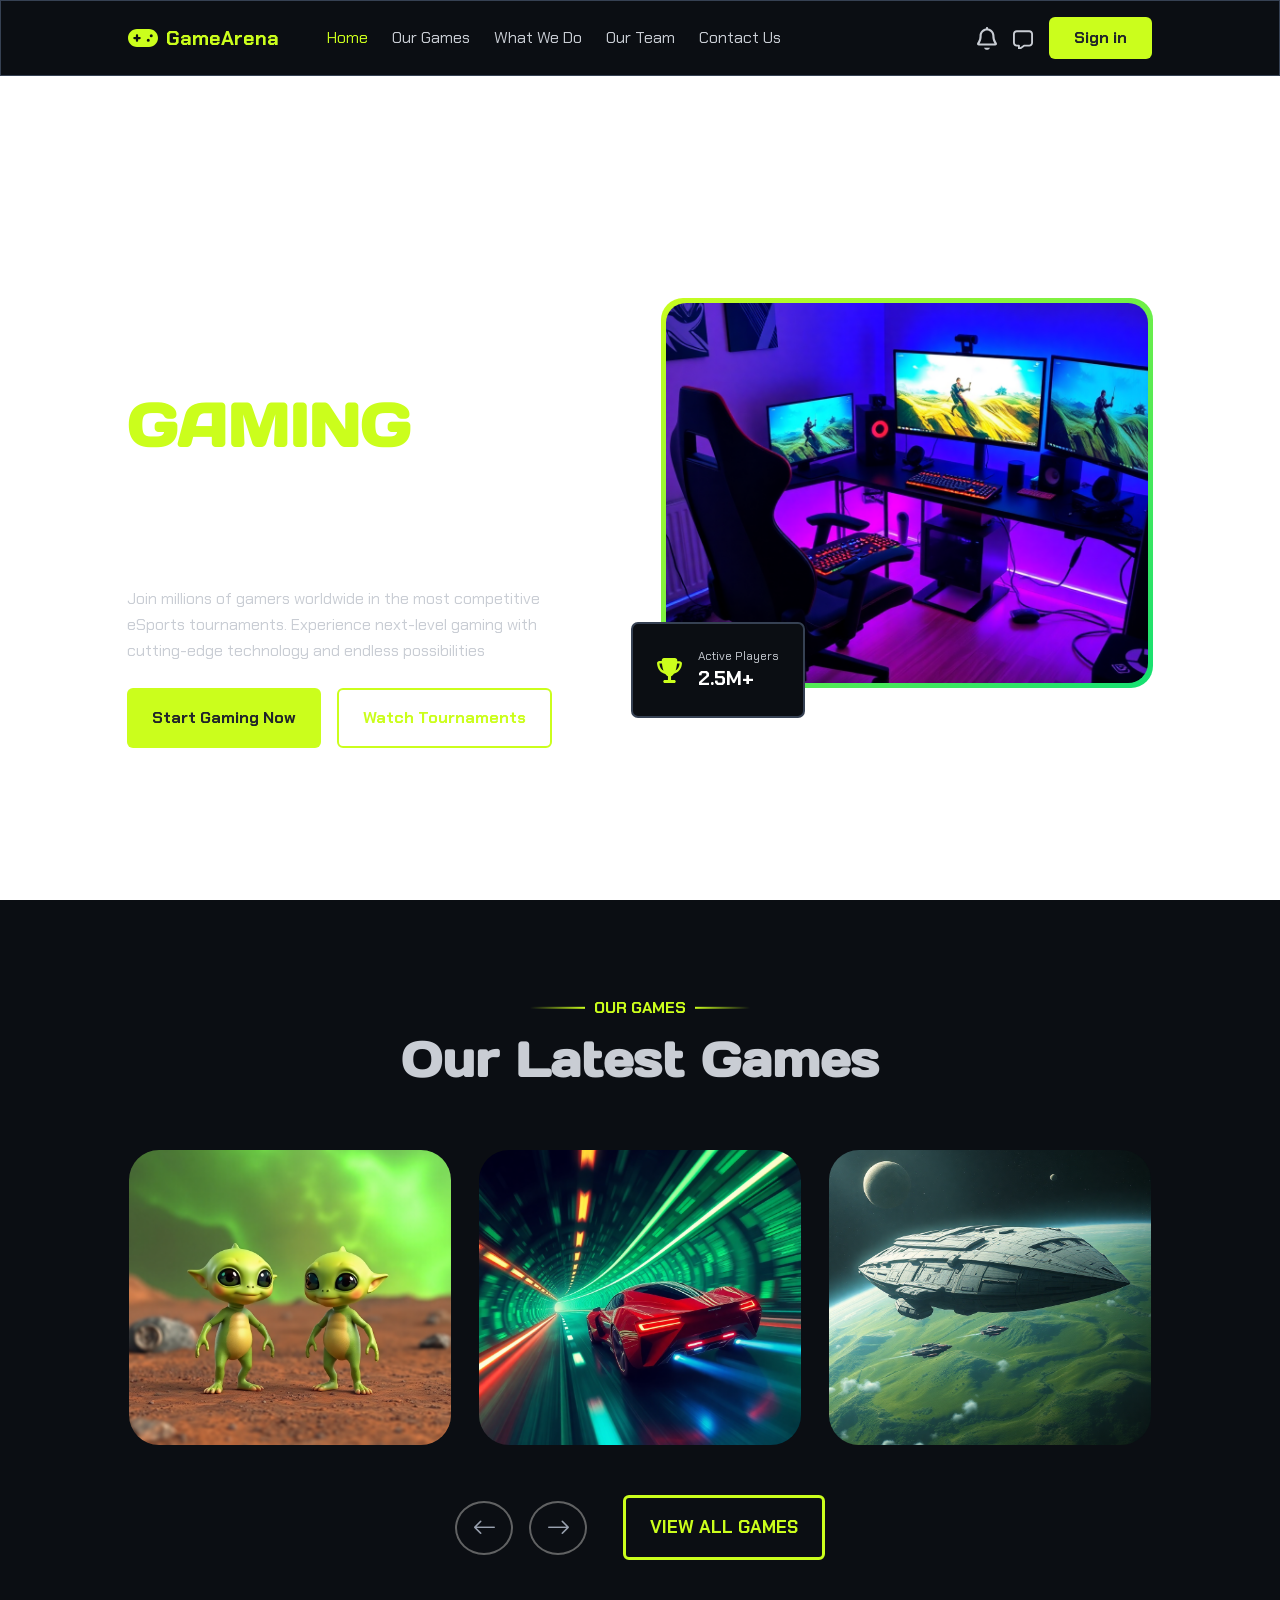
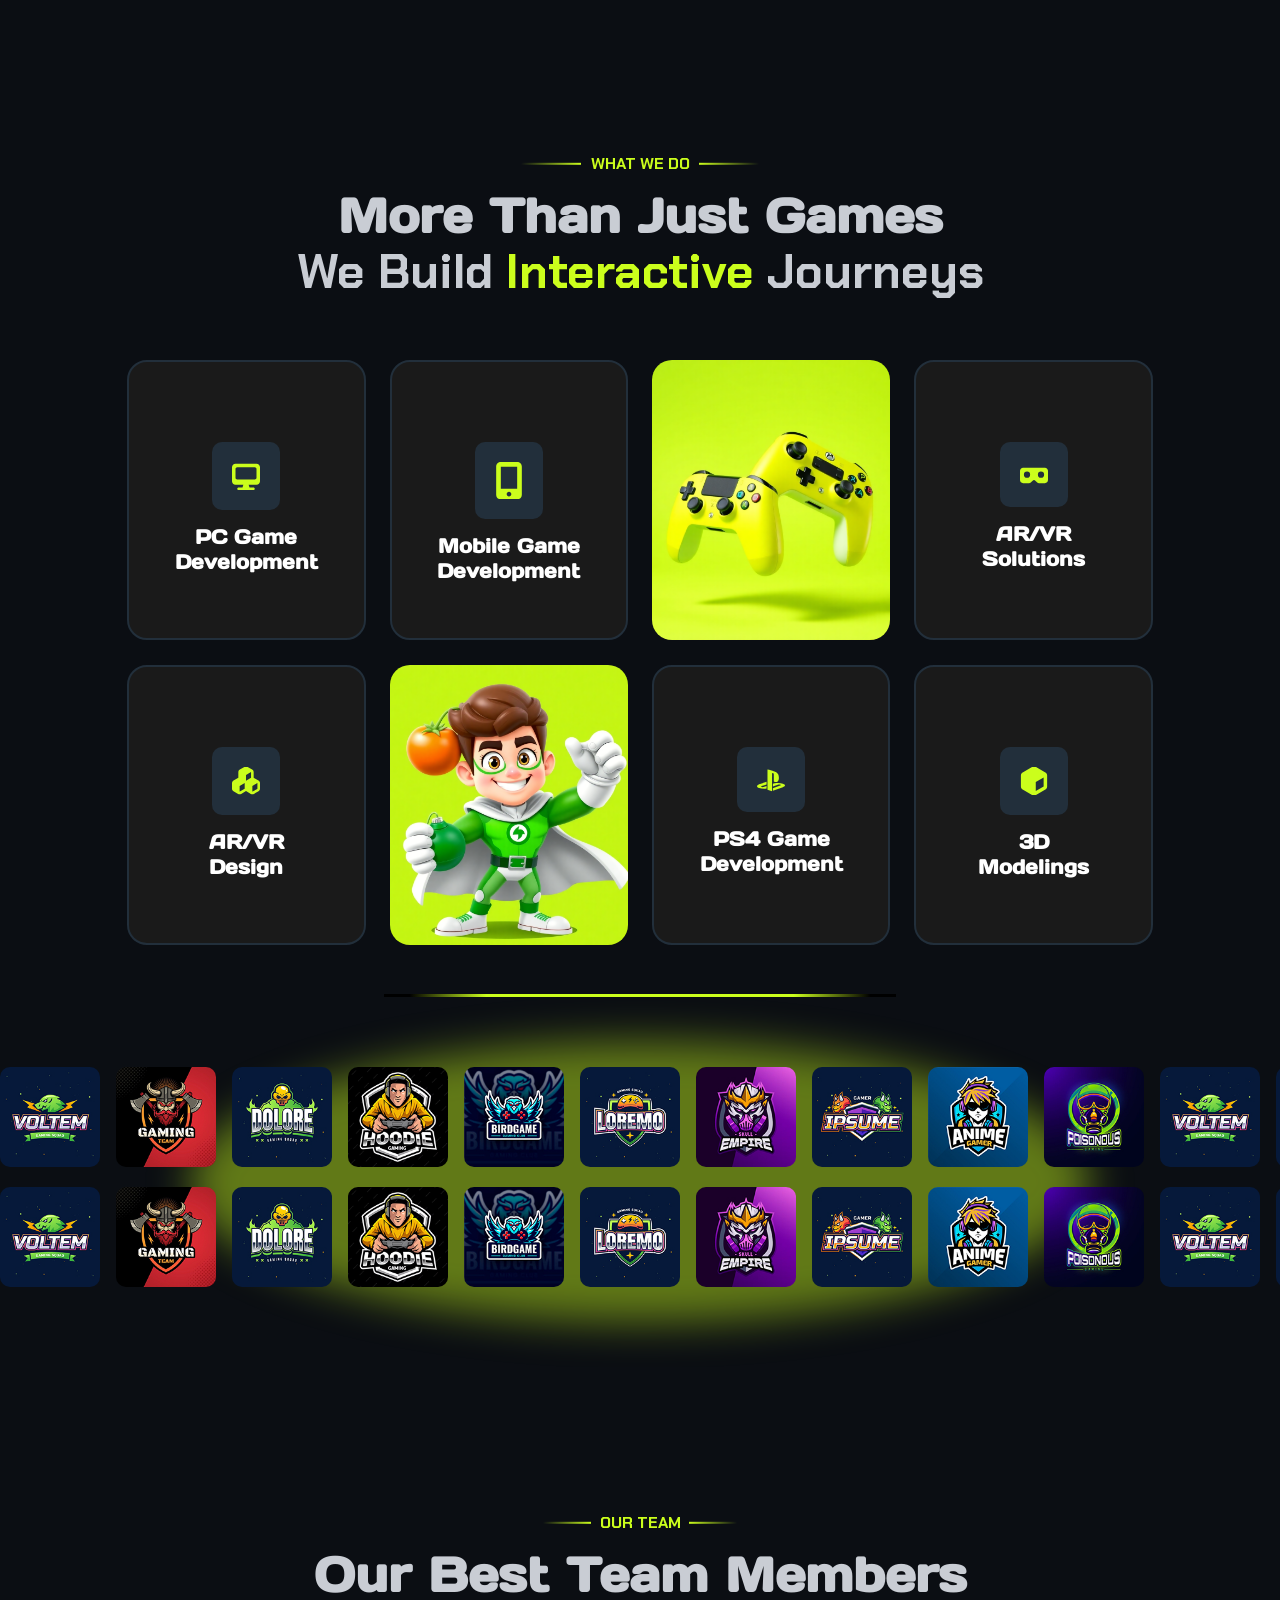
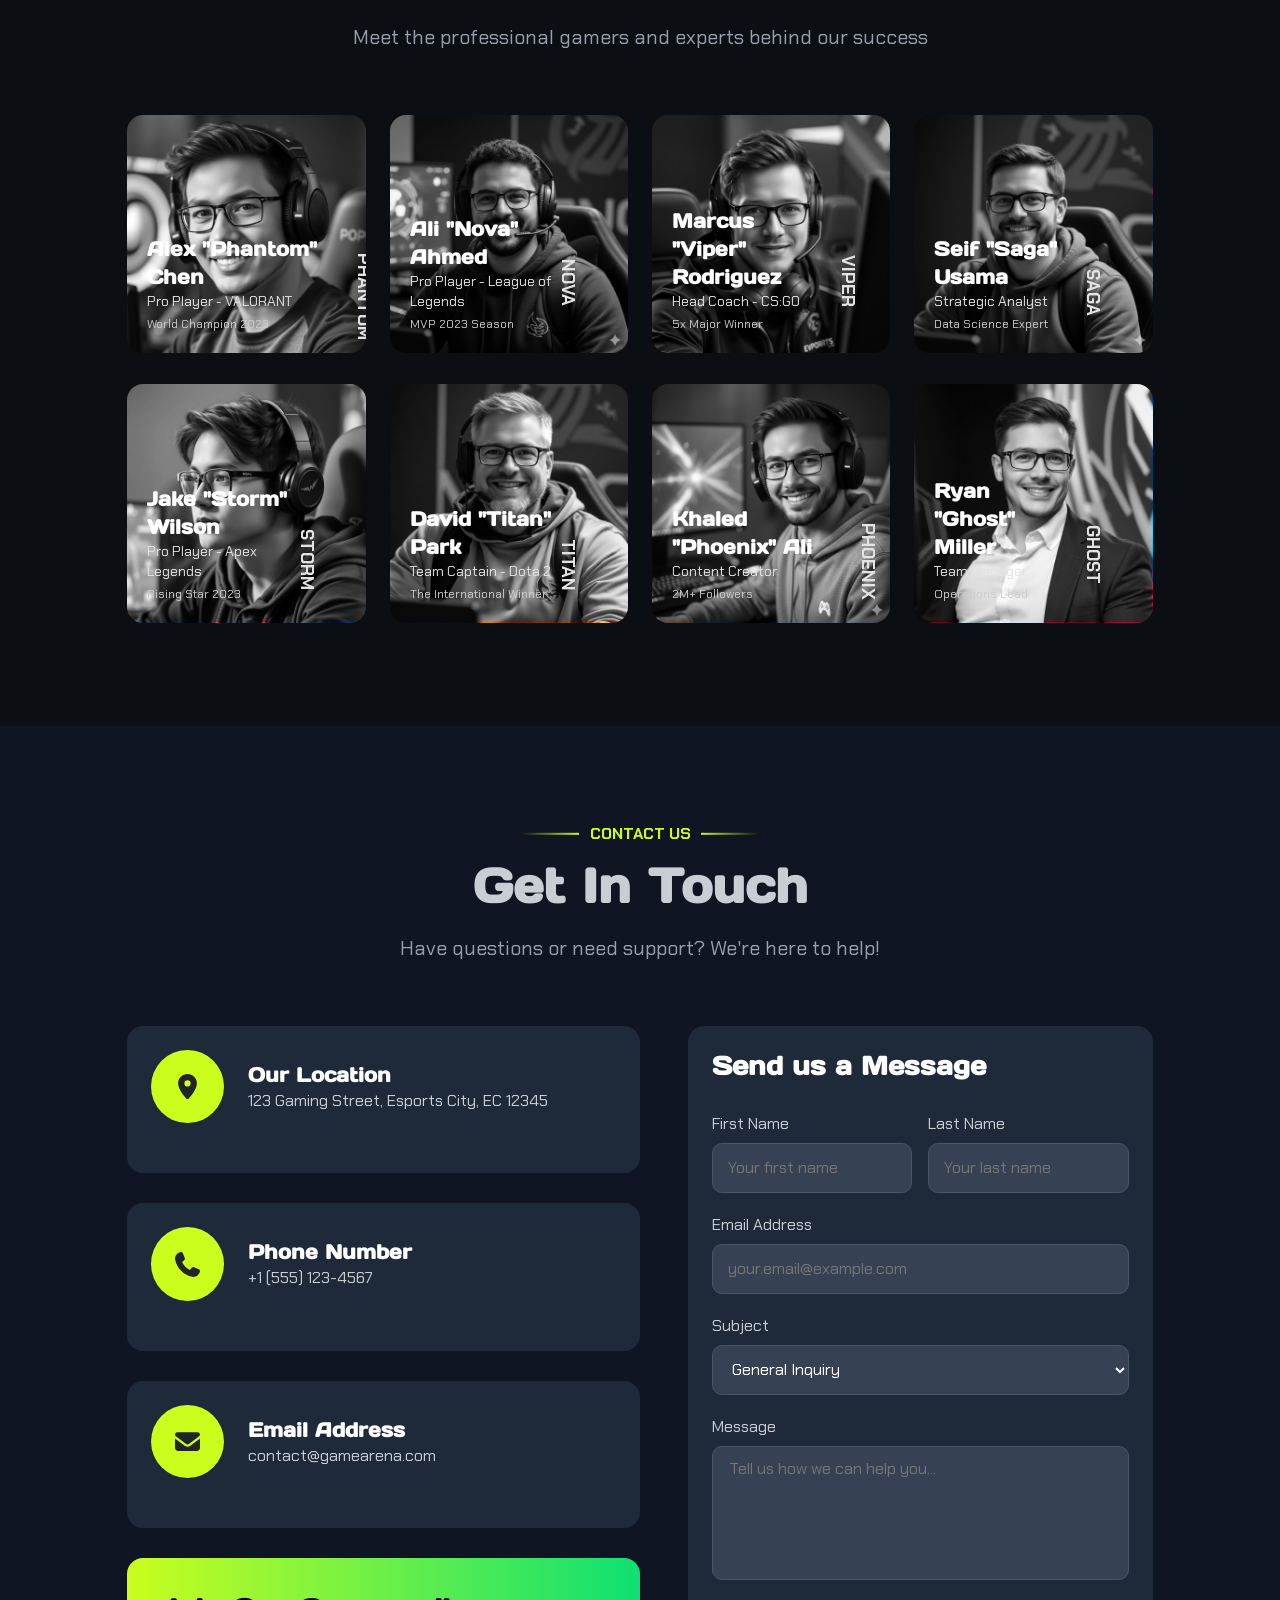
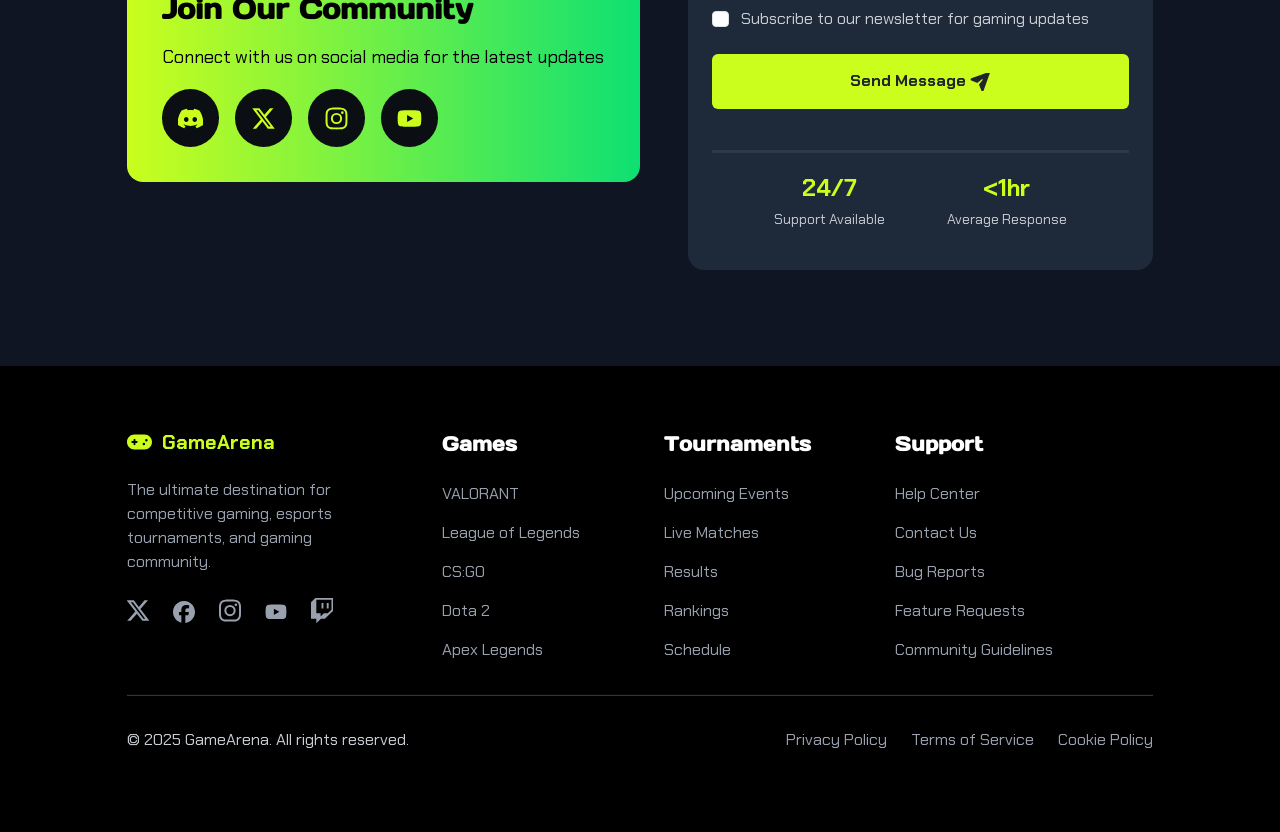
<file: index.html>
<!doctype html>
<html>
  <head>
    <title>Games website</title>
    <link
      href="https://cdn.jsdelivr.net/npm/bootstrap-icons@1.10.5/font/bootstrap-icons.css"
      rel="stylesheet"
    />
    <meta name="viewport" content="width=device-width, initial-scale=1.0" />
    <link rel="icon" href="./images/logo-7.jpg" />
    <link rel="preconnect" href="https://fonts.googleapis.com" />
    <link rel="preconnect" href="https://fonts.gstatic.com" crossorigin />
    <link
      href="https://fonts.googleapis.com/css2?family=Chakra+Petch:ital,wght@0,300;0,400;0,500;0,600;0,700;1,300;1,400;1,500;1,600;1,700&family=Days+One&display=swap"
      rel="stylesheet"
    />
    <link rel="stylesheet" href="css/bootstrap.min.css" />
    <link rel="stylesheet" href="css/style.css" />
  </head>
  <body data-bs-spy="scroll" data-bs-target="#navbarSupportedContent">
    <!-- navbar -->
    <nav
      class="navbar navbar-expand-lg main-bg position-fixed w-100 p-3 brder-bottom z-3"
    >
      <div class="container">
        <div class="nav-l d-flex align-items-center me-4">
          <svg
            class="svg-inline--fa fa-gamepad"
            data-prefix="fas"
            data-icon="gamepad"
            role="img"
            viewBox="0 0 640 512"
            aria-hidden="true"
            data-fa-i2svg=""
          >
            <path
              fill="currentColor"
              d="M448 64c106 0 192 86 192 192S554 448 448 448l-256 0C86 448 0 362 0 256S86 64 192 64l256 0zM192 176c-13.3 0-24 10.7-24 24l0 32-32 0c-13.3 0-24 10.7-24 24s10.7 24 24 24l32 0 0 32c0 13.3 10.7 24 24 24s24-10.7 24-24l0-32 32 0c13.3 0 24-10.7 24-24s-10.7-24-24-24l-32 0 0-32c0-13.3-10.7-24-24-24zm240 96a32 32 0 1 0 0 64 32 32 0 1 0 0-64zm64-96a32 32 0 1 0 0 64 32 32 0 1 0 0-64z"
            ></path>
          </svg>
          <a class="navbar-brand main-color ms-2 fw-bold" href="#home"
            >GameArena</a
          >
        </div>
        <button
          class="navbar-toggler"
          type="button"
          data-bs-toggle="collapse"
          data-bs-target="#navbarSupportedContent"
          aria-controls="navbarSupportedContent"
          aria-expanded="false"
          aria-label="Toggle navigation"
        >
          <span class="navbar-toggler-icon"></span>
        </button>
        <div class="collapse navbar-collapse" id="navbarSupportedContent">
          <ul class="navbar-nav mb-2 mb-lg-0 d-flex gap-2">
            <li class="nav-item">
              <a class="nav-link" aria-current="page" href="#home">Home</a>
            </li>
            <li class="nav-item">
              <a class="nav-link" href="#our-games">Our Games</a>
            </li>
            <li class="nav-item">
              <a class="nav-link" href="#what-we-do">What We Do</a>
            </li>
            <li class="nav-item">
              <a class="nav-link" href="#our-team">Our Team</a>
            </li>
            <li class="nav-item">
              <a class="nav-link" href="#contact-us">Contact Us</a>
            </li>
          </ul>
          <ul
            class="navbar-nav mb-2 mb-lg-0 d-flex align-items-center gap-3 ms-auto"
          >
            <li class="nav-item">
              <svg
                class="svg-inline--fa fa-bell text-lg"
                data-prefix="far"
                data-icon="bell"
                role="img"
                viewBox="0 0 448 512"
                aria-hidden="true"
                data-fa-i2svg=""
              >
                <path
                  fill="currentColor"
                  d="M224 0c-13.3 0-24 10.7-24 24l0 9.7C118.6 45.3 56 115.4 56 200l0 14.5c0 37.7-10 74.7-29 107.3L5.1 359.2C1.8 365 0 371.5 0 378.2 0 399.1 16.9 416 37.8 416l372.4 0c20.9 0 37.8-16.9 37.8-37.8 0-6.7-1.8-13.3-5.1-19L421 321.7c-19-32.6-29-69.6-29-107.3l0-14.5c0-84.6-62.6-154.7-144-166.3l0-9.7c0-13.3-10.7-24-24-24zM392.4 368l-336.9 0 12.9-22.1C91.7 306 104 260.6 104 214.5l0-14.5c0-66.3 53.7-120 120-120s120 53.7 120 120l0 14.5c0 46.2 12.3 91.5 35.5 131.4L392.4 368zM156.1 464c9.9 28 36.6 48 67.9 48s58-20 67.9-48l-135.8 0z"
                ></path>
              </svg>
            </li>
            <li class="nav-item">
              <svg
                class="svg-inline--fa fa-message text-lg"
                data-prefix="far"
                data-icon="message"
                role="img"
                viewBox="0 0 512 512"
                aria-hidden="true"
                data-fa-i2svg=""
              >
                <path
                  fill="currentColor"
                  d="M203.7 512.9s0 0 0 0l-37.8 26.7c-7.3 5.2-16.9 5.8-24.9 1.7S128 529 128 520l0-72-32 0c-53 0-96-43-96-96L0 128C0 75 43 32 96 32l320 0c53 0 96 43 96 96l0 224c0 53-43 96-96 96l-120.4 0-91.9 64.9zm64.3-104.1c8.1-5.7 17.8-8.8 27.7-8.8L416 400c26.5 0 48-21.5 48-48l0-224c0-26.5-21.5-48-48-48L96 80c-26.5 0-48 21.5-48 48l0 224c0 26.5 21.5 48 48 48l56 0c10.4 0 19.3 6.6 22.6 15.9 .9 2.5 1.4 5.2 1.4 8.1l0 49.7c32.7-23.1 63.3-44.7 91.9-64.9z"
                ></path>
              </svg>
            </li>
            <li>
              <button class="btn rounded-2 px-4 py-2">Sign in</button>
            </li>
          </ul>
        </div>
      </div>
    </nav>
    <!-- navbar -->

    <!-- hero -->
    <main class="hero vh-100 d-flex" id="home">
      <div class="container p-hero d-flex flex-column flex-lg-row align-items-center">
        <div class="hero-l">
          <h1 class="text-white mb-5">
            THE ULTIMATE <span class="main-color">GAMING</span> EXPERIENCE
          </h1>
          <p class="text-light mb-4">
            Join millions of gamers worldwide in the most competitive eSports
            tournaments. Experience next-level gaming with cutting-edge
            technology and endless possibilities
          </p>
          <div class="btns d-flex gap-3 mt-4">
            <button class="btn px-4 py-3">Start Gaming Now</button>
            <button class="btn btn2 px-4 py-3">Watch Tournaments</button>
          </div>
        </div>
        <div class="hero-r">
          <div class="hero-img position-relative">
            <img class="" src="./images/hero-img.png" alt="hero-image" />
            <div
              class="hero-img-caption position-absolute main-bg p-4 d-flex align-items-center"
            >
              <div class="caption-l me-3">
                <svg
                  class="main-color svg-inline--fa fa-trophy sm:text-xl text-lg text-primary"
                  data-prefix="fas"
                  data-icon="trophy"
                  role="img"
                  viewBox="0 0 512 512"
                  aria-hidden="true"
                  data-fa-i2svg=""
                >
                  <path
                    fill="currentColor"
                    d="M144.3 0l224 0c26.5 0 48.1 21.8 47.1 48.2-.2 5.3-.4 10.6-.7 15.8l49.6 0c26.1 0 49.1 21.6 47.1 49.8-7.5 103.7-60.5 160.7-118 190.5-15.8 8.2-31.9 14.3-47.2 18.8-20.2 28.6-41.2 43.7-57.9 51.8l0 73.1 64 0c17.7 0 32 14.3 32 32s-14.3 32-32 32l-192 0c-17.7 0-32-14.3-32-32s14.3-32 32-32l64 0 0-73.1c-16-7.7-35.9-22-55.3-48.3-18.4-4.8-38.4-12.1-57.9-23.1-54.1-30.3-102.9-87.4-109.9-189.9-1.9-28.1 21-49.7 47.1-49.7l49.6 0c-.3-5.2-.5-10.4-.7-15.8-1-26.5 20.6-48.2 47.1-48.2zM101.5 112l-52.4 0c6.2 84.7 45.1 127.1 85.2 149.6-14.4-37.3-26.3-86-32.8-149.6zM380 256.8c40.5-23.8 77.1-66.1 83.3-144.8L411 112c-6.2 60.9-17.4 108.2-31 144.8z"
                  ></path>
                </svg>
              </div>
              <div class="caption-r">
                <p class="m-0 text-light">Active Players</p>
                <p class="m-0 text-white">2.5M+</p>
              </div>
            </div>
          </div>
        </div>
      </div>
    </main>
    <!-- hero -->

    <!-- Our Games -->
    <section class="our-games main-bg" id="our-games">
      <div id="myCarousel" class="carousel slide" data-bs-ride="carousel">
        <div class="container">
          <div class="header">
            <p>OUR GAMES</p>
            <h2>Our Latest Games</h2>
          </div>
          <div class="carousel-inner">
            <div class="carousel-item active">
              <div class="row g-4">
                <div class="col-12 col-md-4">
                  <div class="img3 overflow-hidden rounded-5">
                    <img
                      src="./images/latest-games-1.png"
                      class="d-block w-100"
                    />
                    <div class="overlay">
                      <span class="overlay-1">
                        <svg
                          class="svg-inline--fa fa-gamepad mr-2 text-primary"
                          data-prefix="fas"
                          data-icon="gamepad"
                          role="img"
                          viewBox="0 0 640 512"
                          aria-hidden="true"
                          data-fa-i2svg=""
                        >
                          <path
                            fill="currentColor"
                            d="M448 64c106 0 192 86 192 192S554 448 448 448l-256 0C86 448 0 362 0 256S86 64 192 64l256 0zM192 176c-13.3 0-24 10.7-24 24l0 32-32 0c-13.3 0-24 10.7-24 24s10.7 24 24 24l32 0 0 32c0 13.3 10.7 24 24 24s24-10.7 24-24l0-32 32 0c13.3 0 24-10.7 24-24s-10.7-24-24-24l-32 0 0-32c0-13.3-10.7-24-24-24zm240 96a32 32 0 1 0 0 64 32 32 0 1 0 0-64zm64-96a32 32 0 1 0 0 64 32 32 0 1 0 0-64z"
                          ></path>
                        </svg>
                        ADVENTURE
                      </span>
                      <span class="overlay-2">
                        <svg
                          class="svg-inline--fa fa-users mr-2 text-primary"
                          data-prefix="fas"
                          data-icon="users"
                          role="img"
                          viewBox="0 0 640 512"
                          aria-hidden="true"
                          data-fa-i2svg=""
                        >
                          <path
                            fill="currentColor"
                            d="M320 16a104 104 0 1 1 0 208 104 104 0 1 1 0-208zM96 88a72 72 0 1 1 0 144 72 72 0 1 1 0-144zM0 416c0-70.7 57.3-128 128-128 12.8 0 25.2 1.9 36.9 5.4-32.9 36.8-52.9 85.4-52.9 138.6l0 16c0 11.4 2.4 22.2 6.7 32L32 480c-17.7 0-32-14.3-32-32l0-32zm521.3 64c4.3-9.8 6.7-20.6 6.7-32l0-16c0-53.2-20-101.8-52.9-138.6 11.7-3.5 24.1-5.4 36.9-5.4 70.7 0 128 57.3 128 128l0 32c0 17.7-14.3 32-32 32l-86.7 0zM472 160a72 72 0 1 1 144 0 72 72 0 1 1 -144 0zM160 432c0-88.4 71.6-160 160-160s160 71.6 160 160l0 16c0 17.7-14.3 32-32 32l-256 0c-17.7 0-32-14.3-32-32l0-16z"
                          ></path>
                        </svg>
                        MULTIPLAYER
                      </span>
                    </div>
                    <div class="green-overlay"></div>
                    <div class="overlay2">
                      <p>Alien Companions</p>
                    </div>
                  </div>
                </div>

                <div class="col-12 col-md-4">
                  <div class="img3 rounded-5 overflow-hidden">
                    <img
                      src="./images/latest-games-2.png"
                      class="d-block w-100"
                    />
                    <div class="overlay">
                      <span class="overlay-1">
                        <svg
                          class="svg-inline--fa fa-flag-checkered mr-2 text-primary"
                          data-prefix="fas"
                          data-icon="flag-checkered"
                          role="img"
                          viewBox="0 0 448 512"
                          aria-hidden="true"
                          data-fa-i2svg=""
                        >
                          <path
                            fill="currentColor"
                            d="M32 0C49.7 0 64 14.3 64 32l0 16 69-17.2c38.1-9.5 78.3-5.1 113.5 12.5 46.3 23.2 100.8 23.2 147.1 0l9.6-4.8C423.8 28.1 448 43.1 448 66.1l0 279.7c0 13.3-8.3 25.3-20.8 30l-34.7 13c-46.2 17.3-97.6 14.6-141.7-7.4-37.9-19-81.4-23.7-122.5-13.4L64 384 64 480c0 17.7-14.3 32-32 32S0 497.7 0 480L0 32C0 14.3 14.3 0 32 0zM64 187.1l64-13.9 0 65.5-64 13.9 0 65.5 48.8-12.2c5.1-1.3 10.1-2.4 15.2-3.3l0-63.9 38.9-8.4c8.3-1.8 16.7-2.5 25.1-2.1l0-64c13.6 .4 27.2 2.6 40.4 6.4l23.6 6.9 0 66.7-41.7-12.3c-7.3-2.1-14.8-3.4-22.3-3.8l0 71.4c21.8 1.9 43.3 6.7 64 14.4l0-69.8 22.7 6.7c13.5 4 27.3 6.4 41.3 7.4l0-64.2c-7.8-.8-15.6-2.3-23.2-4.5l-40.8-12 0-62c-13-3.8-25.8-8.8-38.2-15-8.2-4.1-16.9-7-25.8-8.8l0 72.4c-13-.4-26 .8-38.7 3.6l-25.3 5.5 0-75.2-64 16 0 73.1zM320 335.7c16.8 1.5 33.9-.7 50-6.8l14-5.2 0-71.7-7.9 1.8c-18.4 4.3-37.3 5.7-56.1 4.5l0 77.4zm64-149.4l0-70.8c-20.9 6.1-42.4 9.1-64 9.1l0 69.4c13.9 1.4 28 .5 41.7-2.6l22.3-5.2z"
                          ></path>
                        </svg>
                        RACING
                      </span>
                      <span class="overlay-2">
                        <svg
                          class="svg-inline--fa fa-bolt mr-2 text-primary"
                          data-prefix="fas"
                          data-icon="bolt"
                          role="img"
                          viewBox="0 0 448 512"
                          aria-hidden="true"
                          data-fa-i2svg=""
                        >
                          <path
                            fill="currentColor"
                            d="M338.8-9.9c11.9 8.6 16.3 24.2 10.9 37.8L271.3 224 416 224c13.5 0 25.5 8.4 30.1 21.1s.7 26.9-9.6 35.5l-288 240c-11.3 9.4-27.4 9.9-39.3 1.3s-16.3-24.2-10.9-37.8L176.7 288 32 288c-13.5 0-25.5-8.4-30.1-21.1s-.7-26.9 9.6-35.5l288-240c11.3-9.4 27.4-9.9 39.3-1.3z"
                          ></path>
                        </svg>
                        SCI-FI
                      </span>
                    </div>
                    <div class="green-overlay"></div>
                    <div class="overlay2">
                      <p>Cyber Run 2099</p>
                    </div>
                  </div>
                </div>

                <div class="col-12 col-md-4">
                  <div class="img3 rounded-5 overflow-hidden">
                    <img
                      src="./images/latest-games-3.png"
                      class="d-block w-100"
                    />
                    <div class="overlay">
                      <span class="overlay-1">
                        <svg
                          class="svg-inline--fa fa-discord mr-2 text-primary"
                          data-prefix="fab"
                          data-icon="discord"
                          role="img"
                          viewBox="0 0 576 512"
                          aria-hidden="true"
                          data-fa-i2svg=""
                        >
                          <path
                            fill="currentColor"
                            d="M492.5 69.8c-.2-.3-.4-.6-.8-.7-38.1-17.5-78.4-30-119.7-37.1-.4-.1-.8 0-1.1 .1s-.6 .4-.8 .8c-5.5 9.9-10.5 20.2-14.9 30.6-44.6-6.8-89.9-6.8-134.4 0-4.5-10.5-9.5-20.7-15.1-30.6-.2-.3-.5-.6-.8-.8s-.7-.2-1.1-.2c-41.3 7.1-81.6 19.6-119.7 37.1-.3 .1-.6 .4-.8 .7-76.2 113.8-97.1 224.9-86.9 334.5 0 .3 .1 .5 .2 .8s.3 .4 .5 .6c44.4 32.9 94 58 146.8 74.2 .4 .1 .8 .1 1.1 0s.7-.4 .9-.7c11.3-15.4 21.4-31.8 30-48.8 .1-.2 .2-.5 .2-.8s0-.5-.1-.8-.2-.5-.4-.6-.4-.3-.7-.4c-15.8-6.1-31.2-13.4-45.9-21.9-.3-.2-.5-.4-.7-.6s-.3-.6-.3-.9 0-.6 .2-.9 .3-.5 .6-.7c3.1-2.3 6.2-4.7 9.1-7.1 .3-.2 .6-.4 .9-.4s.7 0 1 .1c96.2 43.9 200.4 43.9 295.5 0 .3-.1 .7-.2 1-.2s.7 .2 .9 .4c2.9 2.4 6 4.9 9.1 7.2 .2 .2 .4 .4 .6 .7s.2 .6 .2 .9-.1 .6-.3 .9-.4 .5-.6 .6c-14.7 8.6-30 15.9-45.9 21.8-.2 .1-.5 .2-.7 .4s-.3 .4-.4 .7-.1 .5-.1 .8 .1 .5 .2 .8c8.8 17 18.8 33.3 30 48.8 .2 .3 .6 .6 .9 .7s.8 .1 1.1 0c52.9-16.2 102.6-41.3 147.1-74.2 .2-.2 .4-.4 .5-.6s.2-.5 .2-.8c12.3-126.8-20.5-236.9-86.9-334.5zm-302 267.7c-29 0-52.8-26.6-52.8-59.2s23.4-59.2 52.8-59.2c29.7 0 53.3 26.8 52.8 59.2 0 32.7-23.4 59.2-52.8 59.2zm195.4 0c-29 0-52.8-26.6-52.8-59.2s23.4-59.2 52.8-59.2c29.7 0 53.3 26.8 52.8 59.2 0 32.7-23.2 59.2-52.8 59.2z"
                          ></path>
                        </svg>
                        ACTION
                      </span>
                      <span class="overlay-2">
                        <svg
                          class="svg-inline--fa fa-microchip mr-2 text-primary"
                          data-prefix="fas"
                          data-icon="microchip"
                          role="img"
                          viewBox="0 0 512 512"
                          aria-hidden="true"
                          data-fa-i2svg=""
                        >
                          <path
                            fill="currentColor"
                            d="M176 24c0-13.3-10.7-24-24-24s-24 10.7-24 24l0 40c-35.3 0-64 28.7-64 64l-40 0c-13.3 0-24 10.7-24 24s10.7 24 24 24l40 0 0 56-40 0c-13.3 0-24 10.7-24 24s10.7 24 24 24l40 0 0 56-40 0c-13.3 0-24 10.7-24 24s10.7 24 24 24l40 0c0 35.3 28.7 64 64 64l0 40c0 13.3 10.7 24 24 24s24-10.7 24-24l0-40 56 0 0 40c0 13.3 10.7 24 24 24s24-10.7 24-24l0-40 56 0 0 40c0 13.3 10.7 24 24 24s24-10.7 24-24l0-40c35.3 0 64-28.7 64-64l40 0c13.3 0 24-10.7 24-24s-10.7-24-24-24l-40 0 0-56 40 0c13.3 0 24-10.7 24-24s-10.7-24-24-24l-40 0 0-56 40 0c13.3 0 24-10.7 24-24s-10.7-24-24-24l-40 0c0-35.3-28.7-64-64-64l0-40c0-13.3-10.7-24-24-24s-24 10.7-24 24l0 40-56 0 0-40c0-13.3-10.7-24-24-24s-24 10.7-24 24l0 40-56 0 0-40zM160 128l192 0c17.7 0 32 14.3 32 32l0 192c0 17.7-14.3 32-32 32l-192 0c-17.7 0-32-14.3-32-32l0-192c0-17.7 14.3-32 32-32zm16 48l0 160 160 0 0-160-160 0z"
                          ></path>
                        </svg>
                        GEFORCE
                      </span>
                    </div>
                    <div class="green-overlay"></div>
                    <div class="overlay2">
                      <p>The Legend of Zelda: Tears of the Kingdom</p>
                    </div>
                  </div>
                </div>
              </div>
            </div>

            <div class="carousel-item">
              <div class="row g-4">
                <div class="col-12 col-md-4">
                  <div class="img3 rounded-5 overflow-hidden">
                    <img
                      src="./images/latest-games-4.png"
                      class="d-block w-100"
                    />
                    <div class="overlay">
                      <span class="overlay-1">
                        <svg
                          class="svg-inline--fa fa-shield-halved mr-2 text-primary"
                          data-prefix="fas"
                          data-icon="shield-halved"
                          role="img"
                          viewBox="0 0 512 512"
                          aria-hidden="true"
                          data-fa-i2svg=""
                        >
                          <path
                            fill="currentColor"
                            d="M256 0c4.6 0 9.2 1 13.4 2.9L457.8 82.8c22 9.3 38.4 31 38.3 57.2-.5 99.2-41.3 280.7-213.6 363.2-16.7 8-36.1 8-52.8 0-172.4-82.5-213.1-264-213.6-363.2-.1-26.2 16.3-47.9 38.3-57.2L242.7 2.9C246.9 1 251.4 0 256 0zm0 66.8l0 378.1c138-66.8 175.1-214.8 176-303.4l-176-74.6 0 0z"
                          ></path>
                        </svg>
                        RPG
                      </span>
                      <span class="overlay-2">
                        <svg
                          class="svg-inline--fa fa-wand-magic-sparkles mr-2 text-primary"
                          data-prefix="fas"
                          data-icon="wand-magic-sparkles"
                          role="img"
                          viewBox="0 0 576 512"
                          aria-hidden="true"
                          data-fa-i2svg=""
                        >
                          <path
                            fill="currentColor"
                            d="M263.4-27L278.2 9.8 315 24.6c3 1.2 5 4.2 5 7.4s-2 6.2-5 7.4L278.2 54.2 263.4 91c-1.2 3-4.2 5-7.4 5s-6.2-2-7.4-5L233.8 54.2 197 39.4c-3-1.2-5-4.2-5-7.4s2-6.2 5-7.4L233.8 9.8 248.6-27c1.2-3 4.2-5 7.4-5s6.2 2 7.4 5zM110.7 41.7l21.5 50.1 50.1 21.5c5.9 2.5 9.7 8.3 9.7 14.7s-3.8 12.2-9.7 14.7l-50.1 21.5-21.5 50.1c-2.5 5.9-8.3 9.7-14.7 9.7s-12.2-3.8-14.7-9.7L59.8 164.2 9.7 142.7C3.8 140.2 0 134.4 0 128s3.8-12.2 9.7-14.7L59.8 91.8 81.3 41.7C83.8 35.8 89.6 32 96 32s12.2 3.8 14.7 9.7zM464 304c6.4 0 12.2 3.8 14.7 9.7l21.5 50.1 50.1 21.5c5.9 2.5 9.7 8.3 9.7 14.7s-3.8 12.2-9.7 14.7l-50.1 21.5-21.5 50.1c-2.5 5.9-8.3 9.7-14.7 9.7s-12.2-3.8-14.7-9.7l-21.5-50.1-50.1-21.5c-5.9-2.5-9.7-8.3-9.7-14.7s3.8-12.2 9.7-14.7l50.1-21.5 21.5-50.1c2.5-5.9 8.3-9.7 14.7-9.7zM460 0c11 0 21.6 4.4 29.5 12.2l42.3 42.3C539.6 62.4 544 73 544 84s-4.4 21.6-12.2 29.5l-88.2 88.2-101.3-101.3 88.2-88.2C438.4 4.4 449 0 460 0zM44.2 398.5L308.4 134.3 409.7 235.6 145.5 499.8C137.6 507.6 127 512 116 512s-21.6-4.4-29.5-12.2L44.2 457.5C36.4 449.6 32 439 32 428s4.4-21.6 12.2-29.5z"
                          ></path>
                        </svg>
                        FANTASY
                      </span>
                    </div>
                    <div class="green-overlay"></div>
                    <div class="overlay2">
                      <p>Aetheria Chronicles</p>
                    </div>
                  </div>
                </div>

                <div class="col-12 col-md-4">
                  <div class="img3 rounded-5 overflow-hidden">
                    <img
                      src="./images/latest-games-5.png"
                      class="d-block w-100"
                    />
                    <div class="overlay">
                      <span class="overlay-1">
                        <svg
                          class="svg-inline--fa fa-crosshairs mr-2 text-primary"
                          data-prefix="fas"
                          data-icon="crosshairs"
                          role="img"
                          viewBox="0 0 576 512"
                          aria-hidden="true"
                          data-fa-i2svg=""
                        >
                          <path
                            fill="currentColor"
                            d="M288-16c17.7 0 32 14.3 32 32l0 18.3c98.1 14 175.7 91.6 189.7 189.7l18.3 0c17.7 0 32 14.3 32 32s-14.3 32-32 32l-18.3 0c-14 98.1-91.6 175.7-189.7 189.7l0 18.3c0 17.7-14.3 32-32 32s-32-14.3-32-32l0-18.3C157.9 463.7 80.3 386.1 66.3 288L48 288c-17.7 0-32-14.3-32-32s14.3-32 32-32l18.3 0C80.3 125.9 157.9 48.3 256 34.3L256 16c0-17.7 14.3-32 32-32zM131.2 288c12.7 62.7 62.1 112.1 124.8 124.8l0-12.8c0-17.7 14.3-32 32-32s32 14.3 32 32l0 12.8c62.7-12.7 112.1-62.1 124.8-124.8L432 288c-17.7 0-32-14.3-32-32s14.3-32 32-32l12.8 0C432.1 161.3 382.7 111.9 320 99.2l0 12.8c0 17.7-14.3 32-32 32s-32-14.3-32-32l0-12.8C193.3 111.9 143.9 161.3 131.2 224l12.8 0c17.7 0 32 14.3 32 32s-14.3 32-32 32l-12.8 0zM288 208a48 48 0 1 1 0 96 48 48 0 1 1 0-96z"
                          ></path>
                        </svg>
                        SHOOTER
                      </span>
                      <span class="overlay-2">
                        <svg
                          class="svg-inline--fa fa-user-group mr-2 text-primary"
                          data-prefix="fas"
                          data-icon="user-group"
                          role="img"
                          viewBox="0 0 576 512"
                          aria-hidden="true"
                          data-fa-i2svg=""
                        >
                          <path
                            fill="currentColor"
                            d="M64 128a112 112 0 1 1 224 0 112 112 0 1 1 -224 0zM0 464c0-97.2 78.8-176 176-176s176 78.8 176 176l0 6c0 23.2-18.8 42-42 42L42 512c-23.2 0-42-18.8-42-42l0-6zM432 64a96 96 0 1 1 0 192 96 96 0 1 1 0-192zm0 240c79.5 0 144 64.5 144 144l0 22.4c0 23-18.6 41.6-41.6 41.6l-144.8 0c6.6-12.5 10.4-26.8 10.4-42l0-6c0-51.5-17.4-98.9-46.5-136.7 22.6-14.7 49.6-23.3 78.5-23.3z"
                          ></path>
                        </svg>
                        CO-OP
                      </span>
                    </div>
                    <div class="green-overlay"></div>
                    <div class="overlay2">
                      <p>Warfront Protocol</p>
                    </div>
                  </div>
                </div>

                <div class="col-12 col-md-4">
                  <div class="img3 rounded-5 overflow-hidden">
                    <img
                      src="./images/latest-games-6.png"
                      class="d-block w-100"
                    />
                    <div class="overlay">
                      <span class="overlay-1">
                        <svg
                          class="svg-inline--fa fa-dragon mr-2 text-primary"
                          data-prefix="fas"
                          data-icon="dragon"
                          role="img"
                          viewBox="0 0 640 512"
                          aria-hidden="true"
                          data-fa-i2svg=""
                        >
                          <path
                            fill="currentColor"
                            d="M352 124.5l-51.9-13c-6.5-1.6-11.3-7.1-12-13.8s2.8-13.1 8.7-16.1l40.8-20.4-43.3-32.5c-5.5-4.1-7.8-11.3-5.6-17.9S297.1 0 304 0L464 0c30.2 0 58.7 14.2 76.8 38.4l57.6 76.8c6.2 8.3 9.6 18.4 9.6 28.8 0 26.5-21.5 48-48 48l-21.5 0c-17 0-33.3-6.7-45.3-18.7l-13.3-13.3-32 0 0 21.5c0 24.8 12.8 47.9 33.8 61.1l106.6 66.6c32.1 20.1 51.6 55.2 51.6 93.1 0 60.6-49.1 109.8-109.8 109.8L32.3 512c-3.3 0-6.6-.4-9.6-1.4-9.2-2.8-16.7-9.6-20.4-18.6-1.3-3.3-2.2-6.9-2.3-10.7-.2-3.7 .3-7.3 1.3-10.7 2.8-9.2 9.6-16.7 18.6-20.4 3-1.2 6.2-2 9.5-2.2L433.3 412c8.3-.7 14.7-7.7 14.7-16.1 0-4.3-1.7-8.4-4.7-11.4l-44.4-44.4c-30-30-46.9-70.7-46.9-113.1l0-102.5zM512 72.3c0-.1 0-.2 0-.3s0-.2 0-.3l0 .6zm-1.3 7.4L464.3 68.1c-.2 1.3-.3 2.6-.3 3.9 0 13.3 10.7 24 24 24 10.6 0 19.5-6.8 22.7-16.3zM130.9 116.5c16.3-14.5 40.4-16.2 58.5-4.1l130.6 87 0 27.5c0 32.8 8.4 64.8 24 93l-232 0c-6.7 0-12.7-4.2-15-10.4s-.5-13.3 4.6-17.7L171 232.3 18.4 255.8c-7 1.1-13.9-2.6-16.9-9S.1 232.8 5.4 228L130.9 116.5z"
                          ></path>
                        </svg>
                        FOOTBALL
                      </span>
                      <span class="overlay-2">
                        <svg
                          class="svg-inline--fa fa-star mr-2 text-primary"
                          data-prefix="fas"
                          data-icon="star"
                          role="img"
                          viewBox="0 0 576 512"
                          aria-hidden="true"
                          data-fa-i2svg=""
                        >
                          <path
                            fill="currentColor"
                            d="M309.5-18.9c-4.1-8-12.4-13.1-21.4-13.1s-17.3 5.1-21.4 13.1L193.1 125.3 33.2 150.7c-8.9 1.4-16.3 7.7-19.1 16.3s-.5 18 5.8 24.4l114.4 114.5-25.2 159.9c-1.4 8.9 2.3 17.9 9.6 23.2s16.9 6.1 25 2L288.1 417.6 432.4 491c8 4.1 17.7 3.3 25-2s11-14.2 9.6-23.2L441.7 305.9 556.1 191.4c6.4-6.4 8.6-15.8 5.8-24.4s-10.1-14.9-19.1-16.3L383 125.3 309.5-18.9z"
                          ></path>
                        </svg>
                        FANTASY
                      </span>
                    </div>
                    <div class="green-overlay"></div>
                    <div class="overlay2">
                      <p>Shot Striker</p>
                    </div>
                  </div>
                </div>
              </div>
            </div>

            <div class="carousel-item">
              <div class="row g-4">
                <div class="col-12 col-md-4">
                  <div class="img3 rounded-5 overflow-hidden">
                    <img
                      src="./images/latest-games-7.png"
                      class="d-block w-100"
                    />
                    <div class="overlay">
                      <span class="overlay-1">
                        <svg
                          class="svg-inline--fa fa-trophy mr-2 text-primary"
                          data-prefix="fas"
                          data-icon="trophy"
                          role="img"
                          viewBox="0 0 512 512"
                          aria-hidden="true"
                          data-fa-i2svg=""
                        >
                          <path
                            fill="currentColor"
                            d="M144.3 0l224 0c26.5 0 48.1 21.8 47.1 48.2-.2 5.3-.4 10.6-.7 15.8l49.6 0c26.1 0 49.1 21.6 47.1 49.8-7.5 103.7-60.5 160.7-118 190.5-15.8 8.2-31.9 14.3-47.2 18.8-20.2 28.6-41.2 43.7-57.9 51.8l0 73.1 64 0c17.7 0 32 14.3 32 32s-14.3 32-32 32l-192 0c-17.7 0-32-14.3-32-32s14.3-32 32-32l64 0 0-73.1c-16-7.7-35.9-22-55.3-48.3-18.4-4.8-38.4-12.1-57.9-23.1-54.1-30.3-102.9-87.4-109.9-189.9-1.9-28.1 21-49.7 47.1-49.7l49.6 0c-.3-5.2-.5-10.4-.7-15.8-1-26.5 20.6-48.2 47.1-48.2zM101.5 112l-52.4 0c6.2 84.7 45.1 127.1 85.2 149.6-14.4-37.3-26.3-86-32.8-149.6zM380 256.8c40.5-23.8 77.1-66.1 83.3-144.8L411 112c-6.2 60.9-17.4 108.2-31 144.8z"
                          ></path>
                        </svg>
                        SPORTS
                      </span>
                      <span class="overlay-2">
                        <svg
                          class="svg-inline--fa fa-fire mr-2 text-primary"
                          data-prefix="fas"
                          data-icon="fire"
                          role="img"
                          viewBox="0 0 448 512"
                          aria-hidden="true"
                          data-fa-i2svg=""
                        >
                          <path
                            fill="currentColor"
                            d="M160.5-26.4c9.3-7.8 23-7.5 31.9 .9 12.3 11.6 23.3 24.4 33.9 37.4 13.5 16.5 29.7 38.3 45.3 64.2 5.2-6.8 10-12.8 14.2-17.9 1.1-1.3 2.2-2.7 3.3-4.1 7.9-9.8 17.7-22.1 30.8-22.1 13.4 0 22.8 11.9 30.8 22.1 1.3 1.7 2.6 3.3 3.9 4.8 10.3 12.4 24 30.3 37.7 52.4 27.2 43.9 55.6 106.4 55.6 176.6 0 123.7-100.3 224-224 224S0 411.7 0 288c0-91.1 41.1-170 80.5-225 19.9-27.7 39.7-49.9 54.6-65.1 8.2-8.4 16.5-16.7 25.5-24.2zM225.7 416c25.3 0 47.7-7 68.8-21 42.1-29.4 53.4-88.2 28.1-134.4-4.5-9-16-9.6-22.5-2l-25.2 29.3c-6.6 7.6-18.5 7.4-24.7-.5-17.3-22.1-49.1-62.4-65.3-83-5.4-6.9-15.2-8-21.5-1.9-18.3 17.8-51.5 56.8-51.5 104.3 0 68.6 50.6 109.2 113.7 109.2z"
                          ></path>
                        </svg>
                        LEAGUE
                      </span>
                    </div>
                    <div class="green-overlay"></div>
                    <div class="overlay2">
                      <p>Epic Gaming League</p>
                    </div>
                  </div>
                </div>

                <div class="col-12 col-md-4">
                  <div class="img3 rounded-5 overflow-hidden">
                    <img
                      src="./images/latest-games-8.png"
                      class="d-block w-100"
                    />
                    <div class="overlay">
                      <span class="overlay-1">
                        <svg
                          class="svg-inline--fa fa-rocket mr-2 text-primary"
                          data-prefix="fas"
                          data-icon="rocket"
                          role="img"
                          viewBox="0 0 512 512"
                          aria-hidden="true"
                          data-fa-i2svg=""
                        >
                          <path
                            fill="currentColor"
                            d="M128 320L24.5 320c-24.9 0-40.2-27.1-27.4-48.5L50 183.3C58.7 168.8 74.3 160 91.2 160l95 0c76.1-128.9 189.6-135.4 265.5-124.3 12.8 1.9 22.8 11.9 24.6 24.6 11.1 75.9 4.6 189.4-124.3 265.5l0 95c0 16.9-8.8 32.5-23.3 41.2l-88.2 52.9c-21.3 12.8-48.5-2.6-48.5-27.4L192 384c0-35.3-28.7-64-64-64l-.1 0zM400 160a48 48 0 1 0 -96 0 48 48 0 1 0 96 0z"
                          ></path>
                        </svg>
                        SPACE
                      </span>
                      <span class="overlay-2">
                        <svg
                          class="svg-inline--fa fa-globe mr-2 text-primary"
                          data-prefix="fas"
                          data-icon="globe"
                          role="img"
                          viewBox="0 0 512 512"
                          aria-hidden="true"
                          data-fa-i2svg=""
                        >
                          <path
                            fill="currentColor"
                            d="M351.9 280l-190.9 0c2.9 64.5 17.2 123.9 37.5 167.4 11.4 24.5 23.7 41.8 35.1 52.4 11.2 10.5 18.9 12.2 22.9 12.2s11.7-1.7 22.9-12.2c11.4-10.6 23.7-28 35.1-52.4 20.3-43.5 34.6-102.9 37.5-167.4zM160.9 232l190.9 0C349 167.5 334.7 108.1 314.4 64.6 303 40.2 290.7 22.8 279.3 12.2 268.1 1.7 260.4 0 256.4 0s-11.7 1.7-22.9 12.2c-11.4 10.6-23.7 28-35.1 52.4-20.3 43.5-34.6 102.9-37.5 167.4zm-48 0C116.4 146.4 138.5 66.9 170.8 14.7 78.7 47.3 10.9 131.2 1.5 232l111.4 0zM1.5 280c9.4 100.8 77.2 184.7 169.3 217.3-32.3-52.2-54.4-131.7-57.9-217.3L1.5 280zm398.4 0c-3.5 85.6-25.6 165.1-57.9 217.3 92.1-32.7 159.9-116.5 169.3-217.3l-111.4 0zm111.4-48C501.9 131.2 434.1 47.3 342 14.7 374.3 66.9 396.4 146.4 399.9 232l111.4 0z"
                          ></path>
                        </svg>
                        EXPLORATION
                      </span>
                    </div>
                    <div class="green-overlay"></div>
                    <div class="overlay2">
                      <p>Barren alien worlds</p>
                    </div>
                  </div>
                </div>

                <div class="col-12 col-md-4">
                  <div class="img3 rounded-5 overflow-hidden">
                    <img
                      src="./images/latest-games-9.png"
                      class="d-block w-100"
                    />
                    <div class="overlay">
                      <span class="overlay-1">
                        <svg
                          class="svg-inline--fa fa-hat-wizard mr-2 text-primary"
                          data-prefix="fas"
                          data-icon="hat-wizard"
                          role="img"
                          viewBox="0 0 512 512"
                          aria-hidden="true"
                          data-fa-i2svg=""
                        >
                          <path
                            fill="currentColor"
                            d="M64 400l85.7-208.2c17-41.3 47.8-75.3 87.2-96.3L383.8 17.2c12.3-6.6 26.5 4.7 23 18.2L369.6 177.8c-1.1 4.1-1.6 8.3-1.6 12.6 0 6.3 1.2 12.6 3.6 18.5l76.4 191.1-207.1 0 11.8-35.4 40.4-13.5c6.5-2.2 10.9-8.3 10.9-15.2s-4.4-13-10.9-15.2l-40.4-13.5-13.5-40.4C237 260.4 230.9 256 224 256s-13 4.4-15.2 10.9l-13.5 40.4-40.4 13.5C148.4 323 144 329.1 144 336s4.4 13 10.9 15.2l40.4 13.5 11.8 35.4-143.1 0zM279.6 141.5c-1.1-3.3-4.1-5.5-7.6-5.5s-6.5 2.2-7.6 5.5l-6.7 20.2-20.2 6.7c-3.3 1.1-5.5 4.1-5.5 7.6s2.2 6.5 5.5 7.6l20.2 6.7 6.7 20.2c1.1 3.3 4.1 5.5 7.6 5.5s6.5-2.2 7.6-5.5l6.7-20.2 20.2-6.7c3.3-1.1 5.5-4.1 5.5-7.6s-2.2-6.5-5.5-7.6l-20.2-6.7-6.7-20.2zM32 448l448 0c17.7 0 32 14.3 32 32s-14.3 32-32 32L32 512c-17.7 0-32-14.3-32-32s14.3-32 32-32z"
                          ></path>
                        </svg>
                        ACTION
                      </span>
                      <span class="overlay-2">
                        <svg
                          class="svg-inline--fa fa-dungeon mr-2 text-primary"
                          data-prefix="fas"
                          data-icon="dungeon"
                          role="img"
                          viewBox="0 0 512 512"
                          aria-hidden="true"
                          data-fa-i2svg=""
                        >
                          <path
                            fill="currentColor"
                            d="M347.5 144.8c6.5 5.4 12.5 11.3 18 17.7 8.7 10.2 23.7 14 35.1 6.9l54.1-33.8c11.2-7 14.7-21.7 6.9-32.2-15.3-20.5-33.5-38.6-54.1-53.8-10.4-7.6-24.7-4.3-31.8 6.4l-35.1 52.6c-7.8 11.6-3.8 27.3 7 36.2zM327.8 41.1c8.6-12.9 2.9-30.5-12.2-34.1-19.1-4.6-39.1-7-59.6-7s-40.4 2.4-59.6 7c-15.1 3.6-20.8 21.2-12.2 34.1l40 60c5.2 7.8 14.5 11.7 23.9 11.2 5.2-.3 10.6-.3 15.8 0 9.4 .5 18.7-3.4 23.9-11.2l40-60zM50.5 103.3c-7.9 10.5-4.3 25.3 6.9 32.2l54.1 33.8c11.4 7.1 26.3 3.3 35.1-6.9 5.5-6.4 11.5-12.3 18-17.7 10.8-8.9 14.8-24.6 7-36.2L136.4 55.9c-7.1-10.7-21.5-14-31.8-6.4-20.6 15.1-38.8 33.3-54.1 53.8zm62 141.1c.8-9.9-3.3-19.9-11.8-25.1L41 182c-12.9-8-29.9-2.3-33.6 12.5-4.9 19.7-7.5 40.3-7.5 61.6l0 24c0 13.3 10.7 24 24 24l64 0c13.3 0 24-10.7 24-24l0-24c0-3.9 .2-7.8 .5-11.6zm287.1 0c.3 3.8 .5 7.7 .5 11.6l0 24c0 13.3 10.7 24 24 24l64 0c13.3 0 24-10.7 24-24l0-24c0-21.2-2.6-41.8-7.5-61.6-3.6-14.7-20.7-20.5-33.6-12.5l-59.7 37.3c-8.4 5.3-12.6 15.2-11.8 25.1zM88 352l-64 0c-13.3 0-24 10.7-24 24L0 488c0 13.3 10.7 24 24 24l64 0c13.3 0 24-10.7 24-24l0-112c0-13.3-10.7-24-24-24zm400 0l-64 0c-13.3 0-24 10.7-24 24l0 112c0 13.3 10.7 24 24 24l64 0c13.3 0 24-10.7 24-24l0-112c0-13.3-10.7-24-24-24zM280 184c0-13.3-10.7-24-24-24s-24 10.7-24 24l0 304c0 13.3 10.7 24 24 24s24-10.7 24-24l0-304zm-80 32c0-13.3-10.7-24-24-24s-24 10.7-24 24l0 272c0 13.3 10.7 24 24 24s24-10.7 24-24l0-272zm160 0c0-13.3-10.7-24-24-24s-24 10.7-24 24l0 272c0 13.3 10.7 24 24 24s24-10.7 24-24l0-272z"
                          ></path>
                        </svg>
                        FUTURISTIC
                      </span>
                    </div>
                    <div class="green-overlay"></div>
                    <div class="overlay2">
                      <p>Cloveland Quest</p>
                    </div>
                  </div>
                </div>
              </div>
            </div>
          </div>

          <div
            class="our-btns d-flex align-items-center justify-content-center gap-3 mt-5"
          >
            <button
              class="our-btn"
              type="button"
              data-bs-target="#myCarousel"
              data-bs-slide="prev"
            >
              <div class="circle-arrow">
                <i class="bi bi-arrow-left"></i>
              </div>
            </button>

            <button
              class="our-btn"
              type="button"
              data-bs-target="#myCarousel"
              data-bs-slide="next"
            >
              <div class="circle-arrow">
                <i class="bi bi-arrow-right"></i>
              </div>
            </button>

            <button class="btn btn3 py-3 px-4">VIEW ALL GAMES</button>
          </div>
        </div>
      </div>
    </section>
    <!-- Our Games -->

    <!-- WHAT WE DO -->
    <section class="what-we-do" id="what-we-do">
      <div class="container">
        <div class="header">
          <p>WHAT WE DO</p>
          <h2>More Than Just Games</h2>
          <span class="big text-light"
            >We Build <span class="main-color big">Interactive</span> Journeys</span
          >
        </div>
        <div class="inr-what">
          <div class="row g-4">
            <div class="col-xl-3 col-md-6">
              <div
                class="inr-col d-flex justify-content-center align-items-center flex-wrap"
              >
                <div class="what-svg">
                  <svg
                    class="svg-inline--fa fa-desktop duration-300 group-hover:text-dark md:text-2xl text-primary text-xl transition-all"
                    data-prefix="fas"
                    data-icon="desktop"
                    role="img"
                    viewBox="0 0 512 512"
                    aria-hidden="true"
                    data-fa-i2svg=""
                  >
                    <path
                      fill="currentColor"
                      d="M64 32C28.7 32 0 60.7 0 96L0 352c0 35.3 28.7 64 64 64l144 0-16 48-72 0c-13.3 0-24 10.7-24 24s10.7 24 24 24l272 0c13.3 0 24-10.7 24-24s-10.7-24-24-24l-72 0-16-48 144 0c35.3 0 64-28.7 64-64l0-256c0-35.3-28.7-64-64-64L64 32zM96 96l320 0c17.7 0 32 14.3 32 32l0 160c0 17.7-14.3 32-32 32L96 320c-17.7 0-32-14.3-32-32l0-160c0-17.7 14.3-32 32-32z"
                    ></path>
                  </svg>
                </div>
                <h3>
                  PC Game <br />
                  Development
                </h3>
              </div>
            </div>
            <div class="col-xl-3 col-md-6">
              <div
                class="inr-col d-flex justify-content-center align-items-center flex-wrap"
              >
                <div class="what-svg">
                  <svg
                    class="svg-inline--fa fa-mobile-screen-button duration-300 group-hover:text-dark md:text-2xl text-primary text-xl transition-all"
                    data-prefix="fas"
                    data-icon="mobile-screen-button"
                    role="img"
                    viewBox="0 0 384 512"
                    aria-hidden="true"
                    data-fa-i2svg=""
                  >
                    <path
                      fill="currentColor"
                      d="M16 64C16 28.7 44.7 0 80 0L304 0c35.3 0 64 28.7 64 64l0 384c0 35.3-28.7 64-64 64L80 512c-35.3 0-64-28.7-64-64L16 64zm64 0l0 304 224 0 0-304-224 0zM192 472c17.7 0 32-14.3 32-32s-14.3-32-32-32-32 14.3-32 32 14.3 32 32 32z"
                    ></path>
                  </svg>
                </div>
                <h3>
                  Mobile Game <br />
                  Development
                </h3>
              </div>
            </div>
            <div class="col-xl-3 col-md-6">
              <div class="what-img">
                <img src="./images/what-we-do-1.png" alt="game" />
              </div>
            </div>
            <div class="col-xl-3 col-md-6">
              <div
                class="inr-col d-flex justify-content-center align-items-center flex-wrap"
              >
                <div class="what-svg">
                  <svg
                    class="svg-inline--fa fa-vr-cardboard duration-300 group-hover:text-dark text-2xl text-primary transition-all"
                    data-prefix="fas"
                    data-icon="vr-cardboard"
                    role="img"
                    viewBox="0 0 576 512"
                    aria-hidden="true"
                    data-fa-i2svg=""
                  >
                    <path
                      fill="currentColor"
                      d="M512 96L64 96C28.7 96 0 124.7 0 160L0 352c0 35.3 28.7 64 64 64l117.5 0c17 0 33.3-6.7 45.3-18.7l33.9-33.9c7.2-7.2 17.1-11.3 27.3-11.3s20.1 4.1 27.3 11.3l33.9 33.9c12 12 28.3 18.7 45.3 18.7L512 416c35.3 0 64-28.7 64-64l0-192c0-35.3-28.7-64-64-64zM80 240a64 64 0 1 1 128 0 64 64 0 1 1 -128 0zm352-64a64 64 0 1 1 0 128 64 64 0 1 1 0-128z"
                    ></path>
                  </svg>
                </div>
                <h3>
                  AR/VR <br />
                  Solutions
                </h3>
              </div>
            </div>
          </div>

          <div class="row g-4 mb-4">
            <div class="col-xl-3 col-md-6">
              <div
                class="inr-col d-flex justify-content-center align-items-center flex-wrap"
              >
                <div class="what-svg">
                  <svg
                    class="svg-inline--fa fa-cubes duration-300 group-hover:text-dark text-2xl text-primary transition-all"
                    data-prefix="fas"
                    data-icon="cubes"
                    role="img"
                    viewBox="0 0 512 512"
                    aria-hidden="true"
                    data-fa-i2svg=""
                  >
                    <path
                      fill="currentColor"
                      d="M284-1.3c-17.3-10-38.7-10-56 0L143.8 47.3c-17.3 10-28 28.5-28 48.5l0 101.9-88.3 51c-17.3 10-28 28.5-28 48.5l0 97.3c0 20 10.7 38.5 28 48.5l84.3 48.6c17.3 10 38.7 10 56 0l88.3-51 88.3 51c17.3 10 38.7 10 56 0L484.5 443c17.3-10 28-28.5 28-48.5l0-97.3c0-20-10.7-38.5-28-48.5l-88.3-51 0-101.9c0-20-10.7-38.5-28-48.5L284-1.3zM232 292.6l0 106.5-88.3 51c-1.2 .7-2.6 1.1-4 1.1l0-105.3 92.3-53.3zm231.4 .6c.7 1.2 1.1 2.6 1.1 4l0 97.3c0 2.9-1.5 5.5-4 6.9l-84.3 48.6c-1.2 .7-2.6 1.1-4 1.1l0-105.3 91.2-52.6zM348.3 95.8l0 101.9-92.3 53.3 0-106.5 91.2-52.6c.7 1.2 1.1 2.6 1.1 4z"
                    ></path>
                  </svg>
                </div>
                <h3>
                  AR/VR <br />
                  Design
                </h3>
              </div>
            </div>
            <div class="col-xl-3 col-md-6">
              <div class="what-img">
                <img src="./images/what-we-do-2.png" alt="game" />
              </div>
            </div>
            <div class="col-xl-3 col-md-6">
              <div
                class="inr-col d-flex justify-content-center align-items-center flex-wrap"
              >
                <div class="what-svg">
                  <svg
                    class="svg-inline--fa fa-playstation duration-300 group-hover:text-dark text-2xl text-primary transition-all"
                    data-prefix="fab"
                    data-icon="playstation"
                    role="img"
                    viewBox="0 0 576 512"
                    aria-hidden="true"
                    data-fa-i2svg=""
                  >
                    <path
                      fill="currentColor"
                      d="M571 372.3c-11.3 14.2-38.8 24.3-38.8 24.3l-205.1 73.6 0-54.3 150.9-53.8c17.1-6.1 19.8-14.8 5.8-19.4-13.9-4.6-39.1-3.3-56.2 2.9l-100.5 35.5 0-56.4c23.2-7.8 47.1-13.6 75.7-16.8 40.9-4.5 90.9 .6 130.2 15.5 44.2 14 49.2 34.7 38 48.9zM346.6 279.8l0-139c0-16.3-3-31.3-18.3-35.6-11.7-3.8-19 7.1-19 23.4l0 347.9-93.8-29.8 0-414.7c39.9 7.4 98 24.9 129.2 35.4 79.5 27.3 106.4 61.3 106.4 137.8 0 74.5-46 102.8-104.5 74.6zM43.3 410.2c-45.4-12.8-53-39.5-32.3-54.8 19.1-14.2 51.7-24.9 51.7-24.9l134.5-47.8 0 54.5-96.8 34.6c-17.1 6.1-19.7 14.8-5.8 19.4s39.1 3.3 56.2-2.9l46.4-16.9 0 48.8c-51.6 9.3-101.4 7.3-153.9-10z"
                    ></path>
                  </svg>
                </div>
                <h3>
                  PS4 Game <br />
                  Development
                </h3>
              </div>
            </div>
            <div class="col-xl-3 col-md-6">
              <div
                class="inr-col d-flex justify-content-center align-items-center flex-wrap"
              >
                <div class="what-svg">
                  <svg
                    class="svg-inline--fa fa-cube duration-300 group-hover:text-dark text-2xl text-primary transition-all"
                    data-prefix="fas"
                    data-icon="cube"
                    role="img"
                    viewBox="0 0 512 512"
                    aria-hidden="true"
                    data-fa-i2svg=""
                  >
                    <path
                      fill="currentColor"
                      d="M224.3-2.5c19.8-11.4 44.2-11.4 64 0L464.2 99c19.8 11.4 32 32.6 32 55.4l0 203c0 22.9-12.2 44-32 55.4L288.3 514.5c-19.8 11.4-44.2 11.4-64 0L48.5 413c-19.8-11.4-32-32.6-32-55.4l0-203c0-22.9 12.2-44 32-55.4L224.3-2.5zm207.8 360l0-166.1-143.8 83 0 166.1 143.8-83z"
                    ></path>
                  </svg>
                </div>
                <h3>3D Modelings</h3>
              </div>
            </div>
          </div>
          <div class="glow-hr"></div>
        </div>
      </div>
      <div class="slider overflow-hidden">
        <div class="slider1 d-flex align-items-center gap-3">
          <div class="slider-img">
            <img src="./images/logo-1.jpg" alt="" />
          </div>
          <div class="slider-img">
            <img src="./images/logo-2.jpg" alt="" />
          </div>
          <div class="slider-img">
            <img src="./images/logo-3.jpg" alt="" />
          </div>
          <div class="slider-img">
            <img src="./images/logo-4.jpg" alt="" />
          </div>
          <div class="slider-img">
            <img src="./images/logo-5.jpg" alt="" />
          </div>
          <div class="slider-img">
            <img src="./images/logo-6.jpg" alt="" />
          </div>
          <div class="slider-img">
            <img src="./images/logo-7.jpg" alt="" />
          </div>
          <div class="slider-img">
            <img src="./images/logo-8.jpg" alt="" />
          </div>
          <div class="slider-img">
            <img src="./images/logo-9.jpg" alt="" />
          </div>
          <div class="slider-img">
            <img src="./images/logo-10.jpg" alt="" />
          </div>
          <div class="slider-img">
            <img src="./images/logo-11.jpg" alt="" />
          </div>
          <div class="slider-img">
            <img src="./images/logo-12.jpg" alt="" />
          </div>

          <div class="slider-img">
            <img src="./images/logo-1.jpg" alt="" />
          </div>
          <div class="slider-img">
            <img src="./images/logo-2.jpg" alt="" />
          </div>
          <div class="slider-img">
            <img src="./images/logo-3.jpg" alt="" />
          </div>
          <div class="slider-img">
            <img src="./images/logo-4.jpg" alt="" />
          </div>
          <div class="slider-img">
            <img src="./images/logo-5.jpg" alt="" />
          </div>
          <div class="slider-img">
            <img src="./images/logo-6.jpg" alt="" />
          </div>
          <div class="slider-img">
            <img src="./images/logo-7.jpg" alt="" />
          </div>
          <div class="slider-img">
            <img src="./images/logo-8.jpg" alt="" />
          </div>
          <div class="slider-img">
            <img src="./images/logo-9.jpg" alt="" />
          </div>
          <div class="slider-img">
            <img src="./images/logo-10.jpg" alt="" />
          </div>
          <div class="slider-img">
            <img src="./images/logo-11.jpg" alt="" />
          </div>
          <div class="slider-img">
            <img src="./images/logo-12.jpg" alt="" />
          </div>
          <div class="slider-img">
            <img src="./images/logo-1.jpg" alt="" />
          </div>
          <div class="slider-img">
            <img src="./images/logo-2.jpg" alt="" />
          </div>
          <div class="slider-img">
            <img src="./images/logo-3.jpg" alt="" />
          </div>
        </div>
        <div class="slider2 d-flex align-items-center gap-3">
          <div class="slider-img">
            <img src="./images/logo-1.jpg" alt="" />
          </div>
          <div class="slider-img">
            <img src="./images/logo-2.jpg" alt="" />
          </div>
          <div class="slider-img">
            <img src="./images/logo-3.jpg" alt="" />
          </div>
          <div class="slider-img">
            <img src="./images/logo-4.jpg" alt="" />
          </div>
          <div class="slider-img">
            <img src="./images/logo-5.jpg" alt="" />
          </div>
          <div class="slider-img">
            <img src="./images/logo-6.jpg" alt="" />
          </div>
          <div class="slider-img">
            <img src="./images/logo-7.jpg" alt="" />
          </div>
          <div class="slider-img">
            <img src="./images/logo-8.jpg" alt="" />
          </div>
          <div class="slider-img">
            <img src="./images/logo-9.jpg" alt="" />
          </div>
          <div class="slider-img">
            <img src="./images/logo-10.jpg" alt="" />
          </div>
          <div class="slider-img">
            <img src="./images/logo-11.jpg" alt="" />
          </div>
          <div class="slider-img">
            <img src="./images/logo-12.jpg" alt="" />
          </div>

          <div class="slider-img">
            <img src="./images/logo-1.jpg" alt="" />
          </div>
          <div class="slider-img">
            <img src="./images/logo-2.jpg" alt="" />
          </div>
          <div class="slider-img">
            <img src="./images/logo-3.jpg" alt="" />
          </div>
          <div class="slider-img">
            <img src="./images/logo-4.jpg" alt="" />
          </div>
          <div class="slider-img">
            <img src="./images/logo-5.jpg" alt="" />
          </div>
          <div class="slider-img">
            <img src="./images/logo-6.jpg" alt="" />
          </div>
          <div class="slider-img">
            <img src="./images/logo-7.jpg" alt="" />
          </div>
          <div class="slider-img">
            <img src="./images/logo-8.jpg" alt="" />
          </div>
          <div class="slider-img">
            <img src="./images/logo-9.jpg" alt="" />
          </div>
          <div class="slider-img">
            <img src="./images/logo-10.jpg" alt="" />
          </div>
          <div class="slider-img">
            <img src="./images/logo-11.jpg" alt="" />
          </div>
          <div class="slider-img">
            <img src="./images/logo-12.jpg" alt="" />
          </div>
          <div class="slider-img">
            <img src="./images/logo-1.jpg" alt="" />
          </div>
          <div class="slider-img">
            <img src="./images/logo-2.jpg" alt="" />
          </div>
          <div class="slider-img">
            <img src="./images/logo-3.jpg" alt="" />
          </div>
        </div>
        <div class="bg-oval"></div>
      </div>
    </section>
    <!-- WHAT WE DO -->

    <!-- OUR TEAM -->
    <section class="our-team main-bg" id="our-team">
      <div class="container">
        <div class="header">
          <p>OUR TEAM</p>
          <h2 class="mb-4">Our Best Team Members</h2>
          <span class="team-s"
            >Meet the professional gamers and experts behind our success</span
          >
        </div>
        <div class="row g-4">
          <div class="col-lg-3 col-md-6 position-relative cursor-pointer">
            <div class="figure">
              <img
                class="w-100 rounded-4"
                src="./images/avatar-1.png"
                alt="pesonal photo"
              />
              <div
                class="team-info position-absolute d-flex align-items-center"
              >
                <div class="team-info-l">
                  <h3 class="text-white m-0">Alex "Phantom" Chen</h3>
                  <p class="main-color m-0">Pro Player - VALORANT</p>
                  <span class="text-light m-0">World Champion 2023</span>
                </div>
                <div class="team-info-r pe-5 pb-5">
                  <p class="main-color rotate-text">PHANTOM</p>
                </div>
              </div>
            </div>
          </div>
          <div class="col-lg-3 col-md-6 position-relative cursor-pointer">
            <div class="figure">
              <img
                class="w-100 rounded-4"
                src="./images/avatar-2.png"
                alt="pesonal photo"
              />
              <div
                class="team-info position-absolute d-flex align-items-center"
              >
                <div class="team-info-l">
                  <h3 class="text-white m-0">Ali "Nova" Ahmed</h3>
                  <p class="main-color m-0">Pro Player - League of Legends</p>
                  <span class="text-light m-0">MVP 2023 Season</span>
                </div>
                <div class="team-info-r pe-5 pb-3">
                  <p class="main-color rotate-text">NOVA</p>
                </div>
              </div>
            </div>
          </div>
          <div class="col-lg-3 col-md-6 position-relative cursor-pointer">
            <div class="figure">
              <img
                class="w-100 rounded-4"
                src="./images/avatar-3.png"
                alt="pesonal photo"
              />
              <div
                class="team-info position-absolute d-flex align-items-center"
              >
                <div class="team-info-l">
                  <h3 class="text-white m-0">Marcus "Viper" Rodriguez</h3>
                  <p class="main-color m-0">Head Coach - CS:GO</p>
                  <span class="text-light m-0">5x Major Winner</span>
                </div>
                <div class="team-info-r pe-5 pb-3">
                  <p class="main-color rotate-text">VIPER</p>
                </div>
              </div>
            </div>
          </div>
          <div class="col-lg-3 col-md-6 position-relative cursor-pointer">
            <div class="figure">
              <img
                class="w-100 rounded-4"
                src="./images/avatar-4.png"
                alt="pesonal photo"
              />
              <div
                class="team-info position-absolute d-flex align-items-center"
              >
                <div class="team-info-l">
                  <h3 class="text-white m-0">Seif "Saga" Usama</h3>
                  <p class="main-color m-0">Strategic Analyst</p>
                  <span class="text-light m-0">Data Science Expert</span>
                </div>
                <div class="team-info-r pe-5 pb-3">
                  <p class="main-color rotate-text">SAGA</p>
                </div>
              </div>
            </div>
          </div>
          <div class="col-lg-3 col-md-6 position-relative cursor-pointer">
            <div class="figure">
              <img
                class="w-100 rounded-4"
                src="./images/avatar-5.png"
                alt="pesonal photo"
              />
              <div
                class="team-info position-absolute d-flex align-items-center"
              >
                <div class="team-info-l">
                  <h3 class="text-white m-0">Jake "Storm" Wilson</h3>
                  <p class="main-color m-0">Pro Player - Apex Legends</p>
                  <span class="text-light m-0">Rising Star 2023</span>
                </div>
                <div class="team-info-r pe-5 pb-3">
                  <p class="main-color rotate-text">STORM</p>
                </div>
              </div>
            </div>
          </div>
          <div class="col-lg-3 col-md-6 position-relative cursor-pointer">
            <div class="figure">
              <img
                class="w-100 rounded-4"
                src="./images/avatar-6.png"
                alt="pesonal photo"
              />
              <div
                class="team-info position-absolute d-flex align-items-center"
              >
                <div class="team-info-l">
                  <h3 class="text-white m-0">David "Titan" Park</h3>
                  <p class="main-color m-0">Team Captain - Dota 2</p>
                  <span class="text-light m-0">The International Winner</span>
                </div>
                <div class="team-info-r pe-5 pb-3">
                  <p class="main-color rotate-text">TITAN</p>
                </div>
              </div>
            </div>
          </div>
          <div class="col-lg-3 col-md-6 position-relative cursor-pointer">
            <div class="figure">
              <img
                class="w-100 rounded-4"
                src="./images/avatar-7.png"
                alt="pesonal photo"
              />
              <div
                class="team-info position-absolute d-flex align-items-center"
              >
                <div class="team-info-l">
                  <h3 class="text-white m-0">Khaled "Phoenix" Ali</h3>
                  <p class="main-color m-0">Content Creator</p>
                  <span class="text-light m-0">2M+ Followers</span>
                </div>
                <div class="team-info-r pe-5 pb-5">
                  <p class="main-color rotate-text">PHOENIX</p>
                </div>
              </div>
            </div>
          </div>
          <div class="col-lg-3 col-md-6 position-relative cursor-pointer">
            <div class="figure">
              <img
                class="w-100 rounded-4"
                src="./images/avatar-8.png"
                alt="pesonal photo"
              />
              <div
                class="team-info position-absolute d-flex align-items-center"
              >
                <div class="team-info-l">
                  <h3 class="text-white m-0">Ryan "Ghost" Miller</h3>
                  <p class="main-color m-0">Team Manager</p>
                  <span class="text-light m-0">Operations Lead</span>
                </div>
                <div class="team-info-r pe-5 pb-3">
                  <p class="main-color rotate-text">GHOST</p>
                </div>
              </div>
            </div>
          </div>
        </div>
      </div>
    </section>
    <!-- OUR TEAM -->

    <!-- CONTACT US -->
    <div class="contact-us" id="contact-us">
      <div class="container">
        <div class="header">
          <p>CONTACT US</p>
          <h2 class="mb-4">Get In Touch</h2>
          <span class="team-s"
            >Have questions or need support? We're here to help!</span
          >
        </div>
        <div class="inr-contact d-flex">
          <div class="contact-l w-100 w-lg-50">
            <div class="cards-contact">
              <div class="card-contact p-4 rounded-4 d-flex align-items-center">
                <div class="card-l location me-4 p-4 rounded-circle">
                  <svg
                    class="svg-inline--fa fa-location-dot text-2xl text-dark"
                    data-prefix="fas"
                    data-icon="location-dot"
                    role="img"
                    viewBox="0 0 384 512"
                    aria-hidden="true"
                    data-fa-i2svg=""
                  >
                    <path
                      fill="currentColor"
                      d="M0 188.6C0 84.4 86 0 192 0S384 84.4 384 188.6c0 119.3-120.2 262.3-170.4 316.8-11.8 12.8-31.5 12.8-43.3 0-50.2-54.5-170.4-197.5-170.4-316.8zM192 256a64 64 0 1 0 0-128 64 64 0 1 0 0 128z"
                    ></path>
                  </svg>
                </div>
                <div class="card-r">
                  <h3 class="text-white">Our Location</h3>
                  <p class="text-light">
                    123 Gaming Street, Esports City, EC 12345
                  </p>
                </div>
              </div>
              <div class="card-contact p-4 rounded-4 d-flex align-items-center">
                <div class="card-l me-4 p-4 rounded-circle">
                  <svg
                    class="svg-inline--fa fa-phone text-2xl text-dark"
                    data-prefix="fas"
                    data-icon="phone"
                    role="img"
                    viewBox="0 0 512 512"
                    aria-hidden="true"
                    data-fa-i2svg=""
                  >
                    <path
                      fill="currentColor"
                      d="M160.2 25C152.3 6.1 131.7-3.9 112.1 1.4l-5.5 1.5c-64.6 17.6-119.8 80.2-103.7 156.4 37.1 175 174.8 312.7 349.8 349.8 76.3 16.2 138.8-39.1 156.4-103.7l1.5-5.5c5.4-19.7-4.7-40.3-23.5-48.1l-97.3-40.5c-16.5-6.9-35.6-2.1-47 11.8l-38.6 47.2C233.9 335.4 177.3 277 144.8 205.3L189 169.3c13.9-11.3 18.6-30.4 11.8-47L160.2 25z"
                    ></path>
                  </svg>
                </div>
                <div class="card-r">
                  <h3 class="text-white">Phone Number</h3>
                  <p class="text-light">+1 (555) 123-4567</p>
                </div>
              </div>
              <div class="card-contact p-4 rounded-4 d-flex align-items-center">
                <div class="card-l me-4 p-4 rounded-circle">
                  <svg
                    class="svg-inline--fa fa-envelope text-2xl text-dark"
                    data-prefix="fas"
                    data-icon="envelope"
                    role="img"
                    viewBox="0 0 512 512"
                    aria-hidden="true"
                    data-fa-i2svg=""
                  >
                    <path
                      fill="currentColor"
                      d="M48 64c-26.5 0-48 21.5-48 48 0 15.1 7.1 29.3 19.2 38.4l208 156c17.1 12.8 40.5 12.8 57.6 0l208-156c12.1-9.1 19.2-23.3 19.2-38.4 0-26.5-21.5-48-48-48L48 64zM0 196L0 384c0 35.3 28.7 64 64 64l384 0c35.3 0 64-28.7 64-64l0-188-198.4 148.8c-34.1 25.6-81.1 25.6-115.2 0L0 196z"
                    ></path>
                  </svg>
                </div>
                <div class="card-r">
                  <h3 class="text-white">Email Address</h3>
                  <p class="text-light">contact@gamearena.com</p>
                </div>
              </div>
              <div class="card-g rounded-4">
                <h3 class="text-black">Join Our Community</h3>
                <p class="text-black">
                  Connect with us on social media for the latest updates
                </p>
                <div class="card-g-b d-flex align-items-center">
                  <div class="card-g-img rounded-circle me-3 main-bg">
                    <svg
                      class="svg-inline--fa fa-discord text-primary text-xl"
                      data-prefix="fab"
                      data-icon="discord"
                      role="img"
                      viewBox="0 0 576 512"
                      aria-hidden="true"
                      data-fa-i2svg=""
                    >
                      <path
                        fill="currentColor"
                        d="M492.5 69.8c-.2-.3-.4-.6-.8-.7-38.1-17.5-78.4-30-119.7-37.1-.4-.1-.8 0-1.1 .1s-.6 .4-.8 .8c-5.5 9.9-10.5 20.2-14.9 30.6-44.6-6.8-89.9-6.8-134.4 0-4.5-10.5-9.5-20.7-15.1-30.6-.2-.3-.5-.6-.8-.8s-.7-.2-1.1-.2c-41.3 7.1-81.6 19.6-119.7 37.1-.3 .1-.6 .4-.8 .7-76.2 113.8-97.1 224.9-86.9 334.5 0 .3 .1 .5 .2 .8s.3 .4 .5 .6c44.4 32.9 94 58 146.8 74.2 .4 .1 .8 .1 1.1 0s.7-.4 .9-.7c11.3-15.4 21.4-31.8 30-48.8 .1-.2 .2-.5 .2-.8s0-.5-.1-.8-.2-.5-.4-.6-.4-.3-.7-.4c-15.8-6.1-31.2-13.4-45.9-21.9-.3-.2-.5-.4-.7-.6s-.3-.6-.3-.9 0-.6 .2-.9 .3-.5 .6-.7c3.1-2.3 6.2-4.7 9.1-7.1 .3-.2 .6-.4 .9-.4s.7 0 1 .1c96.2 43.9 200.4 43.9 295.5 0 .3-.1 .7-.2 1-.2s.7 .2 .9 .4c2.9 2.4 6 4.9 9.1 7.2 .2 .2 .4 .4 .6 .7s.2 .6 .2 .9-.1 .6-.3 .9-.4 .5-.6 .6c-14.7 8.6-30 15.9-45.9 21.8-.2 .1-.5 .2-.7 .4s-.3 .4-.4 .7-.1 .5-.1 .8 .1 .5 .2 .8c8.8 17 18.8 33.3 30 48.8 .2 .3 .6 .6 .9 .7s.8 .1 1.1 0c52.9-16.2 102.6-41.3 147.1-74.2 .2-.2 .4-.4 .5-.6s.2-.5 .2-.8c12.3-126.8-20.5-236.9-86.9-334.5zm-302 267.7c-29 0-52.8-26.6-52.8-59.2s23.4-59.2 52.8-59.2c29.7 0 53.3 26.8 52.8 59.2 0 32.7-23.4 59.2-52.8 59.2zm195.4 0c-29 0-52.8-26.6-52.8-59.2s23.4-59.2 52.8-59.2c29.7 0 53.3 26.8 52.8 59.2 0 32.7-23.2 59.2-52.8 59.2z"
                      ></path>
                    </svg>
                  </div>
                  <div class="card-g-img rounded-circle me-3 main-bg">
                    <svg
                      class="svg-inline--fa fa-x-twitter text-primary text-xl"
                      data-prefix="fab"
                      data-icon="x-twitter"
                      role="img"
                      viewBox="0 0 448 512"
                      aria-hidden="true"
                      data-fa-i2svg=""
                    >
                      <path
                        fill="currentColor"
                        d="M357.2 48L427.8 48 273.6 224.2 455 464 313 464 201.7 318.6 74.5 464 3.8 464 168.7 275.5-5.2 48 140.4 48 240.9 180.9 357.2 48zM332.4 421.8l39.1 0-252.4-333.8-42 0 255.3 333.8z"
                      ></path>
                    </svg>
                  </div>
                  <div class="card-g-img rounded-circle me-3 main-bg">
                    <svg
                      class="svg-inline--fa fa-instagram text-primary text-xl"
                      data-prefix="fab"
                      data-icon="instagram"
                      role="img"
                      viewBox="0 0 448 512"
                      aria-hidden="true"
                      data-fa-i2svg=""
                    >
                      <path
                        fill="currentColor"
                        d="M224.3 141a115 115 0 1 0 -.6 230 115 115 0 1 0 .6-230zm-.6 40.4a74.6 74.6 0 1 1 .6 149.2 74.6 74.6 0 1 1 -.6-149.2zm93.4-45.1a26.8 26.8 0 1 1 53.6 0 26.8 26.8 0 1 1 -53.6 0zm129.7 27.2c-1.7-35.9-9.9-67.7-36.2-93.9-26.2-26.2-58-34.4-93.9-36.2-37-2.1-147.9-2.1-184.9 0-35.8 1.7-67.6 9.9-93.9 36.1s-34.4 58-36.2 93.9c-2.1 37-2.1 147.9 0 184.9 1.7 35.9 9.9 67.7 36.2 93.9s58 34.4 93.9 36.2c37 2.1 147.9 2.1 184.9 0 35.9-1.7 67.7-9.9 93.9-36.2 26.2-26.2 34.4-58 36.2-93.9 2.1-37 2.1-147.8 0-184.8zM399 388c-7.8 19.6-22.9 34.7-42.6 42.6-29.5 11.7-99.5 9-132.1 9s-102.7 2.6-132.1-9c-19.6-7.8-34.7-22.9-42.6-42.6-11.7-29.5-9-99.5-9-132.1s-2.6-102.7 9-132.1c7.8-19.6 22.9-34.7 42.6-42.6 29.5-11.7 99.5-9 132.1-9s102.7-2.6 132.1 9c19.6 7.8 34.7 22.9 42.6 42.6 11.7 29.5 9 99.5 9 132.1s2.7 102.7-9 132.1z"
                      ></path>
                    </svg>
                  </div>
                  <div class="card-g-img rounded-circle me-3 main-bg">
                    <svg
                      class="svg-inline--fa fa-youtube text-primary text-xl"
                      data-prefix="fab"
                      data-icon="youtube"
                      role="img"
                      viewBox="0 0 576 512"
                      aria-hidden="true"
                      data-fa-i2svg=""
                    >
                      <path
                        fill="currentColor"
                        d="M549.7 124.1C543.5 100.4 524.9 81.8 501.4 75.5 458.9 64 288.1 64 288.1 64S117.3 64 74.7 75.5C51.2 81.8 32.7 100.4 26.4 124.1 15 167 15 256.4 15 256.4s0 89.4 11.4 132.3c6.3 23.6 24.8 41.5 48.3 47.8 42.6 11.5 213.4 11.5 213.4 11.5s170.8 0 213.4-11.5c23.5-6.3 42-24.2 48.3-47.8 11.4-42.9 11.4-132.3 11.4-132.3s0-89.4-11.4-132.3zM232.2 337.6l0-162.4 142.7 81.2-142.7 81.2z"
                      ></path>
                    </svg>
                  </div>
                </div>
              </div>
            </div>
          </div>
          <div class="contact-r w-100 w-lg-50">
            <div class="inr-contact-r p-4 rounded-4 ms-5">
              <h3 class="text-white">Send us a Message</h3>
              <form>
                <div class="top-form d-flex justify-content-between">
                  <div class="l-form w-50 me-2">
                    <label for="first" class="label-b"> First Name</label>
                    <br />
                    <input
                      type="text"
                      placeholder="Your first name"
                      id="first"
                      name="first"
                    />
                  </div>
                  <div class="r-form w-50 ms-2">
                    <label for="last" class="label-b"> Last Name</label>
                    <br />
                    <input
                      type="text"
                      placeholder="Your last name"
                      id="last"
                      name="last"
                    />
                  </div>
                </div>
                <div class="line-form">
                  <label for="email" class="label-b">Email Address</label>
                  <input
                    type="email"
                    id="email"
                    name="email"
                    placeholder="your.email@example.com"
                  />
                </div>
                <div class="line-form">
                  <label for="subject" class="label-b">Subject</label>
                  <select name="subject" id="subject">
                    <option>General Inquiry</option>
                    <option>Tournament Support</option>
                    <option>Technical Issue</option>
                    <option>Partnership</option>
                    <option>Media Request</option>
                  </select>
                </div>
                <div class="line-form">
                  <label for="message" class="label-b">Message</label>
                  <textarea
                    name="message"
                    id="message"
                    rows="5"
                    placeholder=" Tell us how we can help you..."
                  ></textarea>
                </div>
                <div class="line-form mb-3">
                  <input
                    class="form-check-input"
                    type="checkbox"
                    name="news"
                    value="news"
                    id="news"
                  />

                  <label class="form-check-label ms-2" for="news">
                    Subscribe to our newsletter for gaming updates
                  </label>
                </div>
                <button class="btn w-100" type="submit">
                  Send Message
                  <svg
                    class="svg-inline--fa fa-paper-plane ml-2"
                    data-prefix="fas"
                    data-icon="paper-plane"
                    role="img"
                    viewBox="0 0 576 512"
                    aria-hidden="true"
                    data-fa-i2svg=""
                  >
                    <path
                      fill="currentColor"
                      d="M536.4-26.3c9.8-3.5 20.6-1 28 6.3s9.8 18.2 6.3 28l-178 496.9c-5 13.9-18.1 23.1-32.8 23.1-14.2 0-27-8.6-32.3-21.7l-64.2-158c-4.5-11-2.5-23.6 5.2-32.6l94.5-112.4c5.1-6.1 4.7-15-.9-20.6s-14.6-6-20.6-.9L229.2 276.1c-9.1 7.6-21.6 9.6-32.6 5.2L38.1 216.8c-13.1-5.3-21.7-18.1-21.7-32.3 0-14.7 9.2-27.8 23.1-32.8l496.9-178z"
                    ></path>
                  </svg>
                </button>
              </form>
              <br />
              <hr />
              <div class="form-b d-flex justify-content-evenly">
                <div class="form-b-l text-center">
                  <p class="main-color fw-bold">24/7</p>
                  <span class="text-light">Support Available</span>
                </div>
                <div class="form-b-r text-center">
                  <p class="main-color fw-bold">&lt;1hr</p>
                  <span class="text-light">Average Response</span>
                </div>
              </div>
            </div>
          </div>
        </div>
      </div>
    </div>
    <!-- CONTACT US -->

    <!-- Footer -->
    <footer class="footer bg-black">
      <div class="container">
        <div class="inr-footer">
          <div class="footer-t d-flex justify-content-between">
            <div class="footer-t-p w-25 footer-info">
              <div class="footer-icon d-flex align-items-center mb-4">
                <svg
                  class="svg-inline--fa fa-gamepad mr-2 main-color"
                  data-prefix="fas"
                  data-icon="gamepad"
                  role="img"
                  viewBox="0 0 640 512"
                  aria-hidden="true"
                  data-fa-i2svg=""
                >
                  <path
                    fill="currentColor"
                    d="M448 64c106 0 192 86 192 192S554 448 448 448l-256 0C86 448 0 362 0 256S86 64 192 64l256 0zM192 176c-13.3 0-24 10.7-24 24l0 32-32 0c-13.3 0-24 10.7-24 24s10.7 24 24 24l32 0 0 32c0 13.3 10.7 24 24 24s24-10.7 24-24l0-32 32 0c13.3 0 24-10.7 24-24s-10.7-24-24-24l-32 0 0-32c0-13.3-10.7-24-24-24zm240 96a32 32 0 1 0 0 64 32 32 0 1 0 0-64zm64-96a32 32 0 1 0 0 64 32 32 0 1 0 0-64z"
                  ></path>
                </svg>
                <p class="main-color">GameArena</p>
              </div>
              <p class="footer-color mb-4">
                The ultimate destination for competitive gaming, esports
                tournaments, and gaming community.
              </p>
              <div class="footer-icons d-flex align-items-center">
                <a href="https://x.com"
                  ><svg
                    class="svg-inline--fa fa-x-twitter me-4"
                    data-prefix="fab"
                    data-icon="x-twitter"
                    role="img"
                    viewBox="0 0 448 512"
                    aria-hidden="true"
                    data-fa-i2svg=""
                  >
                    <path
                      fill="currentColor"
                      d="M357.2 48L427.8 48 273.6 224.2 455 464 313 464 201.7 318.6 74.5 464 3.8 464 168.7 275.5-5.2 48 140.4 48 240.9 180.9 357.2 48zM332.4 421.8l39.1 0-252.4-333.8-42 0 255.3 333.8z"
                    ></path></svg
                ></a>
                <a href="https://facebook.com">
                  <svg
                    class="svg-inline--fa fa-facebook me-4"
                    data-prefix="fab"
                    data-icon="facebook"
                    role="img"
                    viewBox="0 0 512 512"
                    aria-hidden="true"
                    data-fa-i2svg=""
                  >
                    <path
                      fill="currentColor"
                      d="M512 256C512 114.6 397.4 0 256 0S0 114.6 0 256C0 376 82.7 476.8 194.2 504.5l0-170.3-52.8 0 0-78.2 52.8 0 0-33.7c0-87.1 39.4-127.5 125-127.5 16.2 0 44.2 3.2 55.7 6.4l0 70.8c-6-.6-16.5-1-29.6-1-42 0-58.2 15.9-58.2 57.2l0 27.8 83.6 0-14.4 78.2-69.3 0 0 175.9C413.8 494.8 512 386.9 512 256z"
                    ></path></svg></a
                ><a href="https://instagram.com"
                  ><svg
                    class="svg-inline--fa fa-instagram me-4"
                    data-prefix="fab"
                    data-icon="instagram"
                    role="img"
                    viewBox="0 0 448 512"
                    aria-hidden="true"
                    data-fa-i2svg=""
                  >
                    <path
                      fill="currentColor"
                      d="M224.3 141a115 115 0 1 0 -.6 230 115 115 0 1 0 .6-230zm-.6 40.4a74.6 74.6 0 1 1 .6 149.2 74.6 74.6 0 1 1 -.6-149.2zm93.4-45.1a26.8 26.8 0 1 1 53.6 0 26.8 26.8 0 1 1 -53.6 0zm129.7 27.2c-1.7-35.9-9.9-67.7-36.2-93.9-26.2-26.2-58-34.4-93.9-36.2-37-2.1-147.9-2.1-184.9 0-35.8 1.7-67.6 9.9-93.9 36.1s-34.4 58-36.2 93.9c-2.1 37-2.1 147.9 0 184.9 1.7 35.9 9.9 67.7 36.2 93.9s58 34.4 93.9 36.2c37 2.1 147.9 2.1 184.9 0 35.9-1.7 67.7-9.9 93.9-36.2 26.2-26.2 34.4-58 36.2-93.9 2.1-37 2.1-147.8 0-184.8zM399 388c-7.8 19.6-22.9 34.7-42.6 42.6-29.5 11.7-99.5 9-132.1 9s-102.7 2.6-132.1-9c-19.6-7.8-34.7-22.9-42.6-42.6-11.7-29.5-9-99.5-9-132.1s-2.6-102.7 9-132.1c7.8-19.6 22.9-34.7 42.6-42.6 29.5-11.7 99.5-9 132.1-9s102.7-2.6 132.1 9c19.6 7.8 34.7 22.9 42.6 42.6 11.7 29.5 9 99.5 9 132.1s2.7 102.7-9 132.1z"
                    ></path></svg></a
                ><a href="https://youtube.com"
                  ><svg
                    class="svg-inline--fa fa-youtube me-4"
                    data-prefix="fab"
                    data-icon="youtube"
                    role="img"
                    viewBox="0 0 576 512"
                    aria-hidden="true"
                    data-fa-i2svg=""
                  >
                    <path
                      fill="currentColor"
                      d="M549.7 124.1C543.5 100.4 524.9 81.8 501.4 75.5 458.9 64 288.1 64 288.1 64S117.3 64 74.7 75.5C51.2 81.8 32.7 100.4 26.4 124.1 15 167 15 256.4 15 256.4s0 89.4 11.4 132.3c6.3 23.6 24.8 41.5 48.3 47.8 42.6 11.5 213.4 11.5 213.4 11.5s170.8 0 213.4-11.5c23.5-6.3 42-24.2 48.3-47.8 11.4-42.9 11.4-132.3 11.4-132.3s0-89.4-11.4-132.3zM232.2 337.6l0-162.4 142.7 81.2-142.7 81.2z"
                    ></path></svg></a
                ><a href="https://twitch.tv"
                  ><svg
                    class="svg-inline--fa fa-twitch me-4"
                    data-prefix="fab"
                    data-icon="twitch"
                    role="img"
                    viewBox="0 0 448 512"
                    aria-hidden="true"
                    data-fa-i2svg=""
                  >
                    <path
                      fill="currentColor"
                      d="M359.4 103.5l-38.6 0 0 109.7 38.6 0 0-109.7zM253.2 103l-38.6 0 0 109.8 38.6 0 0-109.8zM89 0l-96.5 91.4 0 329.2 115.8 0 0 91.4 96.5-91.4 77.3 0 173.8-164.6 0-256-366.9 0zM417.3 237.8l-77.2 73.1-77.2 0-67.6 64 0-64-86.9 0 0-274.3 308.9 0 0 201.2z"
                    ></path></svg
                ></a>
              </div>
            </div>
            <div class="footer-t-p">
              <h4 class="text-white m-0 mb-4">Games</h4>
              <ul class="list-unstyled p-0">
                <a href="#" class="text-decoration-none footer-color"
                  ><li>VALORANT</li></a
                >
                <a href="#" class="text-decoration-none footer-color"
                  ><li>League of Legends</li></a
                >
                <a href="#" class="text-decoration-none footer-color"
                  ><li>CS:GO</li></a
                >
                <a href="#" class="text-decoration-none footer-color"
                  ><li>Dota 2</li></a
                >
                <a href="#" class="text-decoration-none footer-color"
                  ><li>Apex Legends</li></a
                >
              </ul>
            </div>
            <div class="footer-t-p">
              <h4 class="text-white m-0 mb-4">Tournaments</h4>
              <ul class="list-unstyled p-0">
                <a href="#" class="text-decoration-none footer-color"
                  ><li>Upcoming Events</li></a
                >
                <a href="#" class="text-decoration-none footer-color"
                  ><li>Live Matches</li></a
                >
                <a href="#" class="text-decoration-none footer-color"
                  ><li>Results</li></a
                >
                <a href="#" class="text-decoration-none footer-color"
                  ><li>Rankings</li></a
                >
                <a href="#" class="text-decoration-none footer-color"
                  ><li>Schedule</li></a
                >
              </ul>
            </div>
            <div class="footer-t-p">
              <h4 class="text-white m-0 mb-4">Support</h4>
              <ul class="list-unstyled p-0">
                <a href="#" class="text-decoration-none footer-color"
                  ><li>Help Center</li></a
                >
                <a href="#" class="text-decoration-none footer-color"
                  ><li>Contact Us</li></a
                >
                <a href="#" class="text-decoration-none footer-color"
                  ><li>Bug Reports</li></a
                >
                <a href="#" class="text-decoration-none footer-color"
                  ><li>Feature Requests</li></a
                >
                <a href="#" class="text-decoration-none footer-color"
                  ><li>Community Guidelines</li></a
                >
              </ul>
            </div>
          </div>
          <hr />
          <div
            class="footer-b d-flex justify-content-between align-items-center"
          >
            <div class="footer-b-l mt-3">
              <p class="text-light">© 2025 GameArena. All rights reserved.</p>
            </div>
            <div class="footer-b-r d-flex align-items-center">
              <a href="#" class="footer-color text-decoration-none me-4">
                Privacy Policy
              </a>
              <a href="#" class="footer-color text-decoration-none me-4">
                Terms of Service
              </a>
              <a href="#" class="footer-color text-decoration-none">
                Cookie Policy
              </a>
            </div>
          </div>
        </div>
      </div>
    </footer>
    <!-- Footer -->
    <script src="js/bootstrap.bundle.min.js"></script>
  </body>
</html>
</file>
<file: css/style.css>
:root {
  --main-color: #cbfe1c;
  --secound-color: #c9cdd4;
  --main-bg: #0b0e13;
}

.container {
  width: 82%;
}

.main-color {
  color: var(--main-color);
}

.main-bg {
  background-color: #0b0e13;
}

.text-light {
  color: var(--secound-color) !important;
}

::selection {
  background-color: var(--main-color);
  color: black;
}

html {
  scroll-behavior: smooth;
}

body {
  font-family: "Chakra Petch", sans-serif;
}

h1,
h2,
h3,
h4,
h5,
h6 {
  font-family: "Days One", sans-serif;
}

.navbar-nav .nav-link.active,
.navbar-nav .nav-link.show {
  color: var(--main-color);
}

.p-3 {
  padding: 16px 0px !important;
}

.nav-link {
  color: var(--secound-color);
}

.nav-link:focus,
.nav-link:hover {
  color: var(--main-color);
}

.navbar-brand:focus,
.navbar-brand:hover {
  color: var(--main-color);
}

.btn {
  background-color: var(--main-color);
}

.btn:hover {
  background-color: var(--main-color);
}

.nav-l {
  svg {
    width: 30px;
    color: var(--main-color);
  }
}

.nav-item {
  svg {
    width: 20px;
    color: var(--secound-color);
    cursor: pointer;
  }
}

.nav-item:hover svg {
  color: var(--main-color);
}

.nav-link.active {
  color: var(--main-color) !important;
}

.brder-bottom {
  border: 1px solid #364153;
}

.btn {
  font-weight: 700;
}

button {
  position: relative;
  overflow: hidden;
}

button::before {
  content: "";
  position: absolute;
  top: 0;
  left: -100%;
  width: 50%;
  height: 100%;
  background: rgba(255, 255, 255, 0.774);
  transform: skewX(-25deg);
  transition: 0.7s;
}

button:hover::before {
  left: 150%;
}

.hero {
  background:
    linear-gradient(rgba(0, 0, 0, 0.883)),
    url(../images/hero-bg.jpg) center/cover fixed;
  h1 {
    font-size: 60px;
    font-weight: 700;
    line-height: 75px;
  }
}

.p-hero {
  padding-top: 150px;
  padding-bottom: 64px;
}

.hero-l {
  width: 52%;
  padding-right: 65px;
  font-size: 16px;
  font-weight: 400;
  line-height: 26px;
}

.btn2 {
  background-color: transparent;
  border: 2px solid var(--main-color);
  color: var(--main-color);
}

.btn2:hover {
  background-color: var(--main-color);
  color: black;
}

.hero-r {
  width: 48%;
  img {
    width: 100%;
    height: 380px;
    object-fit: cover;
    border-radius: 20px;
    display: block;
  }
}

.hero-img {
  padding: 5px;
  background-image: linear-gradient(to bottom right, #c9fd1f, #14e072);
  border-radius: 22px;
}

.hero-img-caption {
  bottom: -30px;
  left: -30px;
  border: 2px solid #364153;
  border-radius: 7px;
}

.caption-l svg {
  color: var(--main-color) !important;
  width: 25px;
  height: 25px;
}

.caption-r p:nth-child(1) {
  font-size: 12px;
  font-weight: 400;
  line-height: 16px;
}
.caption-r p:nth-child(2) {
  font-size: 20px;
  font-weight: 700;
  line-height: 28px;
}

.our-games {
  padding: 96px 0px;
}

.header {
  text-align: center;
  margin-bottom: 64px;
}

.header p {
  position: relative;
  color: var(--main-color);
  font-size: 16px;
  font-weight: 700;
  line-height: 24px;
  display: inline-block;
}

.header h2 {
  color: var(--secound-color);
  font-size: 48px;
  font-weight: 700;
  line-height: 48px;
}

.header p::after {
  content: "";
  position: absolute;
  top: 50%;
  left: 110%;
  width: 60%;
  height: 10%;
  background: linear-gradient(to right, var(--main-color), var(--main-bg));
  transform: translateY(-50%);
}

.header p::before {
  content: "";
  position: absolute;
  top: 50%;
  right: 110%;
  width: 60%;
  height: 10%;
  background: linear-gradient(to left, var(--main-color), var(--main-bg));
  transform: translateY(-50%);
}

.carousel-inner {
  img {
    cursor: pointer;
    object-fit: cover;
    height: 295px;
    transition: 0.5s;
  }
}

.img3 {
  position: relative;
  border: 2px solid transparent;
}

.img3:hover img {
  transform: scale(1.1);
}

.img3:hover {
  border: 2px solid var(--main-color);
}

.overlay {
  position: absolute;
  top: 0;
  left: 0;
  width: 100%;
  height: 100%;
  transform: translateY(-100%);
  transition: 0.2s;
  svg {
    width: 15px;
    color: var(--main-color) !important;
  }
  span {
    padding: 7px 9px;
    background-color: #262626;
    border-radius: 50px;
    margin-right: 8px;
    color: white;
    font-size: 12px;
  }
}

.img3:hover .overlay {
  transform: translate(25px, 15px);
  cursor: pointer;
}

.overlay2 {
  position: absolute;
  bottom: 0;
  left: 0;
  width: 100%;
  height: 100%;
  transform: translateY(100%);
  transition: 0.3s;
  p {
    color: black;
    font-size: 19px;
    font-weight: 700;
  }
}

.img3:hover .overlay2 {
  transform: translate(25px, 230px);
  cursor: pointer;
}

.green-overlay {
  position: absolute;
  left: 0;
  bottom: 0;
  width: 100%;
  height: 40%;
  background: linear-gradient(to top, var(--main-color), transparent);
  opacity: 0;
  transition: 0.3s;
}
.img3:hover .green-overlay {
  opacity: 1;
}

.our-btn {
  background-color: transparent;
  border: 2px solid oklch(49.559% 0.00208 248.485);
  border-radius: 50%;
  padding: 10px 12px;
}

.circle-arrow {
  width: 30px;
  height: 30px;
  display: flex;
  align-items: center;
  justify-content: center;
  color: oklch(70.7% 0.022 261.325);
  font-size: 24px;
}
.our-btn:hover .circle-arrow {
  color: var(--main-color);
}

.our-btn:hover {
  border-color: var(--main-color);
}

.btn3 {
  border: 3px solid var(--main-color);
  background-color: var(--main-bg);
  color: var(--main-color);
  margin-left: 20px;
  font-size: 18px;
}

.what-we-do {
  background-color: var(--main-bg);
  padding-top: 96px;
  padding-bottom: 48px;
}

.big {
  font-size: 48px;
  font-weight: 700;
  line-height: 48px;
}

.inr-what {
  h3 {
    font-size: 20px;
    font-weight: 700;
    line-height: 25px;
    color: white;
    margin: 0;
  }
}

.what-svg {
  padding: 20px;
  background-color: #222f3b;
  width: fit-content;
  border-radius: 10px;
  margin-bottom: 15px;
  transition: 0.3s;
  svg {
    transition: 0.3s;
    width: 28px;
    color: var(--main-color) !important;
  }
}

.inr-col,
.what-img {
  height: 92%;
  height: 280px;
  margin-bottom: 25px;
}

.inr-col {
  position: relative;
  overflow: hidden;
  border: 2px solid #222f3b;
  border-radius: 20px;
  padding: 80px;
  background-color: #1a1a1a;
  text-align: center;
  transition: 0.3s;
}

.what-img {
  overflow: hidden;
  border-radius: 20px;
  img {
    width: 100%;
    height: 100%;
    object-fit: cover;
  }
}

.inr-col:hover {
  border-color: var(--main-color);
}
.inr-col:hover .what-svg {
  background-color: var(--main-color);
}
.inr-col:hover .what-svg svg {
  color: black !important;
}

.inr-col::before,
.inr-col::after {
  opacity: 0;
  transform: scale(0) rotate(0deg);
  transition: 0.3s ease;
}

.inr-col::before {
  content: "";
  position: absolute;
  top: 0;
  left: 0;
  width: 30px;
  height: 30px;
  background: var(--main-color);
  clip-path: polygon(0 0, 100% 0, 0 100%);
  transform: translate(-50%, -50%);
  transition:
    transform 0.3s ease,
    opacity 0.3s ease;
}

.inr-col::after {
  content: "";
  position: absolute;
  bottom: 0;
  right: 0;
  width: 30px;
  height: 30px;
  background: var(--main-color);
  clip-path: polygon(100% 100%, 0 100%, 100% 0);
  transform: translate(50%, 50%);
  transition:
    transform 0.3s ease,
    opacity 0.3s ease;
}

.inr-col:hover::before {
  transform: scale(1) translate(15px, 15px);
  opacity: 1;
}

.inr-col:hover::after {
  transform: scale(1) translate(-15px, -15px);
  opacity: 1;
}

.glow-hr {
  margin: auto;
  height: 3px;
  width: 50%;
  border: none;
  background: linear-gradient(
    90deg,
    black 0%,
    black 5%,
    var(--main-color) 20%,
    var(--main-color) 80%,
    black 95%,
    black 100%
  );
  position: relative;
}

.glow-hr::after {
  content: "";
  position: absolute;
  top: 50%;
  left: 0;
  width: 100%;
  height: 8px;
  background: linear-gradient(90deg, #a0c91a);
  filter: blur(8px);
  opacity: 0.4;
  transform: translateY(-50%);
}

.slider1 {
  margin-top: 70px;
  animation: slider 30s infinite linear;
  width: max-content;
}

.slider2 {
  width: max-content;
  margin-top: 20px;
  animation: slider 30s infinite linear reverse;
}

.slider-img {
  border-radius: 10px;
  overflow: hidden;
  img {
    width: 100px;
  }
}

.slider {
  padding-bottom: 80px;
  position: relative;
  z-index: 1;
}

.bg-oval {
  position: absolute;
  width: 900px;
  height: 280px;
  background: #a0c91a94;
  border-radius: 50%;
  filter: blur(20px);
  top: 45px;
  left: 50%;
  transform: translateX(-50%);
  z-index: -1;
}

@keyframes slider {
  from {
    transform: translate(0);
  }

  to {
    transform: translate(-50%);
  }
}

.our-team {
  padding-top: 96px;
  padding-bottom: 96px;
}

.team-s {
  font-size: 20px;
  font-weight: 400;
  line-height: 28px;
  color: oklch(0.707 0.022 261.325);
}

.rotate-text {
  transform: rotate(90deg);
}

.team-info {
  bottom: 0px;
  padding: 0px 12px 18px 20px;
  figure {
    position: relative;
  }
}

.cursor-pointer {
  cursor: pointer;
}

.figure {
  position: relative;
  overflow: hidden;
}

.figure::before {
  content: "";
  position: absolute;
  z-index: 1;
  inset: 0;
  transition: 0.7s;
  backdrop-filter: grayscale(100%);
}

.figure:hover:before {
  transform: translatey(-100%);
}

.team-info-l {
  width: 90%;
  h3 {
    font-size: 20px;
    font-weight: 700;
    line-height: 28px;
  }
  p {
    font-size: 14px;
    font-weight: 400;
    line-height: 20px;
  }
  span {
    font-size: 12px;
    font-weight: 400;
    line-height: 16px;
  }
}
.team-info-r {
  width: 10%;
  padding-bottom: 38px;
  padding-left: 15px;
  font-size: 18px;
  font-weight: 700;
  line-height: 28px;
}

.contact-us {
  background-color: #0f1522;
  padding-top: 96px;
  padding-bottom: 96px;
}

.card-contact {
  background-color: #1e2939;
  padding-bottom: 50px !important;
  margin-bottom: 30px;
}

.card-l {
  background-color: var(--main-color);
  svg {
    width: 25px;
    height: 25px;
    color: black;
  }
}
.location {
  svg {
    width: 25px;
    height: 25px;
  }
}

.card-r {
  h3 {
    font-size: 20px;
    font-weight: 700;
    line-height: 28px;
    margin: 0;
  }
  p {
    font-size: 16px;
    font-weight: 400;
    line-height: 24px;
    margin: 0;
  }
}

.card-g {
  background: linear-gradient(to right, #cafe1e, #0ee072);
  padding: 35px;
  h3 {
    margin-bottom: 20px;
    font-size: 28px;
    font-weight: 700;
    line-height: 32px;
  }
  p {
    margin-bottom: 20px;
    font-size: 18px;
    font-weight: 400;
    line-height: 24px;
  }
}

.card-g-img {
  padding: 16px;
  cursor: pointer;
  transition: 0.15s;
  svg {
    color: var(--main-color) !important;
    width: 25px;
    height: 25px;
  }
}

.card-g-img:hover {
  background-color: rgba(0, 0, 0, 0.741);
}

.inr-contact-r {
  background-color: #1e2939;
  h3 {
    font-size: 26px;
    font-weight: 700;
    line-height: 32px;
    margin-bottom: 30px;
  }
  svg {
    width: 20px;
  }
  button {
    height: 55px;
  }
  hr {
    background-color: #626b79;
    height: 4px;
  }
}

.line-form {
  margin-top: 20px;
}

label {
  color: var(--secound-color);
  padding-bottom: 7px;
}

input,
option,
select {
  background-color: #364153;
  width: 100%;
  height: 50px;
  border-radius: 10px;
  border: 1px solid #4a5565;
  padding-left: 15px;
  caret-color: white;
}

select {
  color: white;
}

textarea {
  padding-top: 10px;
  background-color: #364153;
  width: 100%;
  border-radius: 10px;
  border: 1px solid #4a5565;
  padding-left: 12px;
  resize: none;
  caret-color: white;
}

.form-b {
  margin-bottom: 15px;
  p {
    font-size: 24px;
    font-weight: 700;
    line-height: 32px;
    margin: 3px;
  }
  span {
    font-size: 14px;
    font-weight: 400;
    line-height: 20px;
  }
}

input:focus,
textarea:focus,
select:focus {
  border: 2px solid var(--main-color);
  outline: none;
}

.inr-footer {
  padding-bottom: 64px;
  padding-top: 64px;
  hr {
    background-color: var(--secound-color);
    height: 2px;
  }
}

.footer-color {
  color: #99a1af;
}

.footer-t {
  padding-right: 100px;
}

.footer-t-p {
  h4 {
    font-size: 20px;
    font-weight: 700;
    line-height: 28px;
  }
  p {
    font-size: 16px;
    font-weight: 400;
    line-height: 24px;
  }
  li {
    margin-bottom: 15px;
  }
}

.footer-icon {
  svg {
    width: 25px;
    margin-right: 10px;
  }
  p {
    margin: 0;
    font-weight: 700;
    font-size: 20px;
  }
}

.footer-icons {
  svg {
    width: 22px;
    color: #99a1af;
    cursor: pointer;
    transition: 0.1s;
  }
}

.footer-icons svg:hover {
  color: var(--main-color) !important;
}

.inr-footer a:hover {
  color: var(--main-color) !important;
}

.navbar-toggler {
  border-color: white !important;
}

.navbar-toggler-icon {
  filter: brightness(0) invert(1);
}

#myCarousel .carousel-item {
  transition: transform 0.5s ease-in-out;
}

@media (max-width: 768px) {
  .container {
    width: 95%;
  }
  .contact-us,
  .our-team,
  .our-games,
  .what-we-do,
  .inr-footer {
    padding-bottom: 25px;
    padding-top: 25px;
  }

  .hero {
    height: auto !important;
  }
  .p-hero {
    flex-direction: column;
    padding-top: 120px;
    gap: 55px;
  }
  .hero-l,
  .hero-r {
    width: 100%;
    padding-right: 0;
  }
  .hero h1 {
    font-size: 40px;
    line-height: 50px;
    margin-bottom: 25px !important;
  }
  .hero p {
    font-size: 14px;
  }
  .btns {
    flex-direction: column;
  }
  .btns button {
    width: 100%;
  }
  .hero-r img {
    height: 250px;
  }
  .hero-img-caption {
    padding: 15px !important;
    left: -20px;
  }

  .header {
    margin-bottom: 20px;
    h2 {
      font-size: 40px;
    }
    span {
      font-size: 18px;
    }
    .big {
      font-size: 32px;
    }
  }

  .our-games .carousel-item .col-12.col-md-4:not(:first-child) {
    display: none;
  }

  .our-games .carousel-item .col-12.col-md-4 {
    width: 100%;
  }

  .our-games .img3 {
    width: 100%;
  }

  .our-games .img3 img {
    height: 290px;
    object-fit: cover;
  }

  .our-btns {
    flex-wrap: wrap;
    .btn3 {
      margin-top: 12px;
    }
  }

  .glow-hr {
    width: 100%;
  }

  .inr-what {
    .row {
      margin-bottom: 24px;
    }
  }

  .inr-col,
  .what-img {
    margin: 0px;
  }

  .inr-col {
    padding: 80px 150px;
  }

  .inr-contact {
    flex-wrap: wrap;
    .contact-l {
      width: 100% !important;
      .card-contact {
        margin-bottom: 16px;
        h3 {
          font-size: 19px;
        }
        p {
          font-size: 15px;
        }
      }
    }
    .card-g {
      padding: 20px;
      h3 {
        font-size: 22px;
        margin-bottom: 5px;
      }
      p {
        font-size: 16px;
      }
      .card-g-b {
        svg {
          width: 20px;
        }
      }
      .card-g-img {
        padding: 13px;
      }
    }
    .contact-r {
      width: 100% !important;
      margin-top: 25px;
      .ms-5 {
        margin-left: 0 !important;
      }
      h3 {
        font-size: 22px;
      }
      .top-form {
        flex-wrap: wrap;
        gap: 20px;
      }
      .r-form,
      .l-form {
        width: 100% !important;
        margin-left: 0 !important;
      }
      textarea {
        height: 100px;
      }
    }
  }

  label {
    font-size: 12px;
  }
  .label-b {
    font-size: 16px !important;
  }

  .footer-t,
  .footer-b {
    flex-wrap: wrap;
  }
  .footer-t {
    padding-right: 0;
    h4 {
      margin-bottom: 10px !important;
      font-size: 18px;
    }
    p {
      font-size: 15px;
    }
  }
  .footer-t-p {
    width: 50%;
    margin-bottom: 20px;
    a {
      font-size: 14px;
    }
  }
  .footer-info {
    width: 100% !important;
    margin-bottom: 30px;
  }
  .footer-b-l {
    font-size: 14px;
  }
  .footer-b-r {
    a {
      font-size: 13px;
    }
  }
}
</file>
